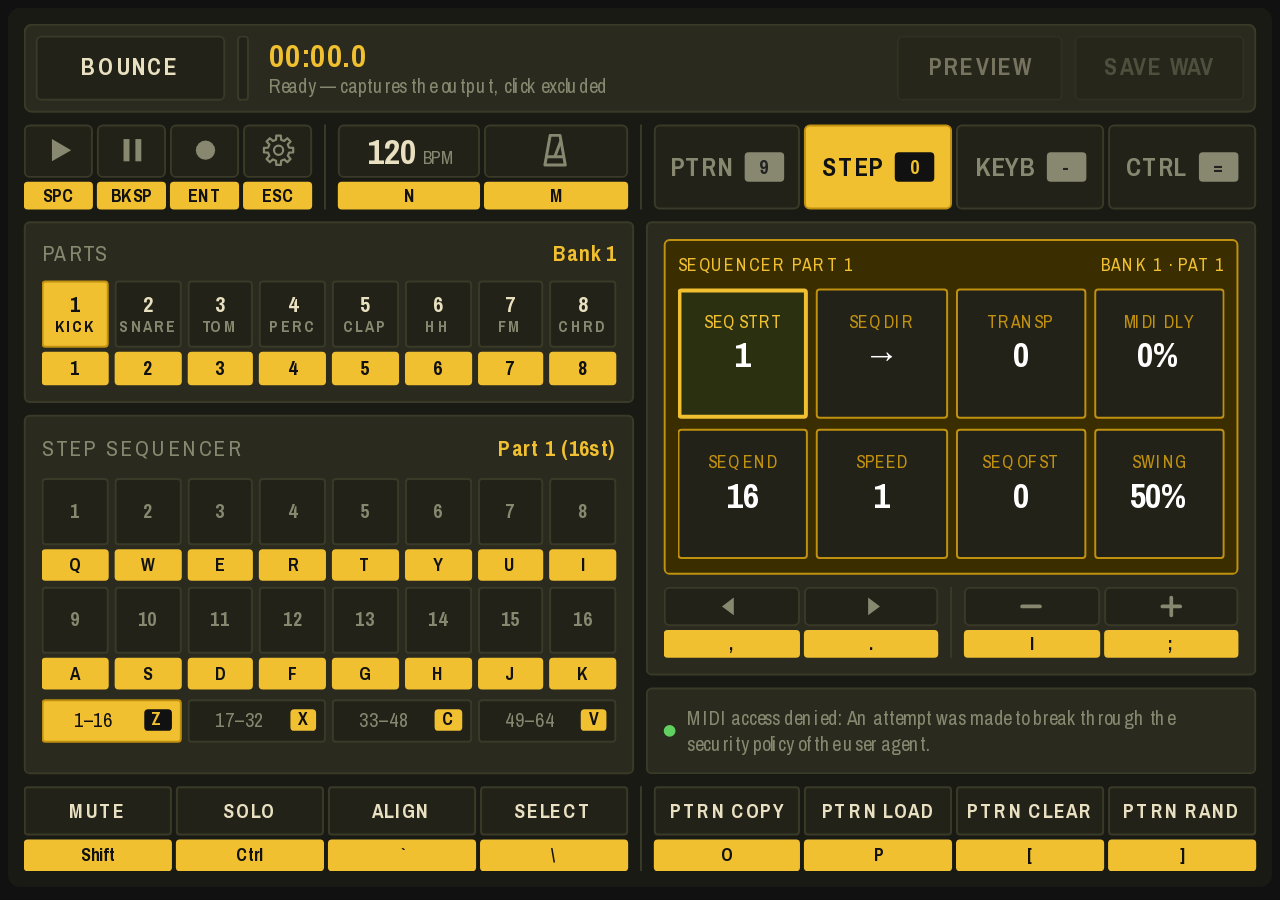
<file: index.html>
<!DOCTYPE html>
<html lang="en">
<head>
<meta charset="UTF-8">
<meta name="viewport" content="width=device-width, initial-scale=1.0">
<meta name="description"
content="defOult is a free browser-based drum machine and step sequencer inspired by classic hardware grooveboxes. Works on desktop, tablet and mobile.">
<title>defOult — drum machine & step sequencer</title>
<link rel="canonical" href="https://defoult.com/">
<!-- Google Search Console: verify with the "HTML tag" method — paste your token and uncomment:
<meta name="google-site-verification" content="PASTE_YOUR_TOKEN_HERE"> -->
<!-- ════════════════════════════════════════════════════════════════════
  PWA / INSTALLABLE APP
  Added to Home Screen (iOS) or installed (Chrome/Edge), the page launches in
  its own window with no address bar and no bottom toolbar — the same framing
  as the native build. iOS cannot be prompted for this, so a dismissible hint
  points at the Share menu; Chrome fires beforeinstallprompt and gets a real
  button. The status bar is TRANSLUCENT so the web view is always the full
  screen in both orientations — an opaque bar makes iOS resize the view on
  every rotation, and coming back to portrait it restores the bar WITHOUT
  shrinking the view, leaving the layout 20px too tall and scrollable. With a
  translucent bar the size never changes and the bar's height arrives as a
  safe-area inset, which the fit CSS turns into body padding.
  ════════════════════════════════════════════════════════════════════ -->
<link rel="manifest" href="manifest.webmanifest">
<meta name="theme-color" content="#1a1a14">
<meta name="mobile-web-app-capable" content="yes">
<meta name="apple-mobile-web-app-capable" content="yes">
<meta name="apple-mobile-web-app-status-bar-style" content="black-translucent">
<meta name="apple-mobile-web-app-title" content="defOult">
<link rel="apple-touch-icon" href="icons/icon-180.png">
<link rel="icon" type="image/png" sizes="32x32" href="icons/icon-32.png">
<link rel="icon" type="image/png" sizes="192x192" href="icons/icon-192.png">
<style>
  #pwa-hint,.pwa-chip{position:fixed;left:8px;bottom:8px;z-index:1000;display:none;align-items:center;gap:10px;
    max-width:min(300px,calc(100vw - 16px));padding:7px 9px;border-radius:5px;
    background:#2a2a1e;border:1px solid #3a3a28;box-shadow:0 2px 8px rgba(0,0,0,.55);
    font-family:'Helvetica Neue Condensed','Helvetica Neue','Archivo Narrow','Arial Narrow',Helvetica,Arial,sans-serif;}
  #pwa-hint.on,.pwa-chip.on{display:flex;}
  #pwa-hint .pwa-txt,.pwa-chip .pwa-txt{min-width:0;line-height:1.25;cursor:pointer;}
  #pwa-hint .pwa-main,.pwa-chip .pwa-main{font-size:11px;font-weight:bold;letter-spacing:.05em;color:#f0c030;white-space:nowrap;}
  #pwa-hint .pwa-sub,.pwa-chip .pwa-sub{font-size:9px;color:#888870;}
  #pwa-hint .pwa-x,.pwa-chip .pwa-x{flex:0 0 auto;width:20px;height:20px;border:1px solid #3a3a28;border-radius:3px;
    background:#222218;color:#888870;font-size:12px;line-height:1;cursor:pointer;padding:0;}
</style>
<script>
(function(){
  var STORE='defoult-install-hint';
  function pref(v){ try{ return v===undefined?localStorage.getItem(STORE):localStorage.setItem(STORE,v); }catch(e){ return null; } }
  var standalone=(window.matchMedia&&matchMedia('(display-mode: standalone)').matches)||navigator.standalone===true;

  // Service worker: http/https only, so a Capacitor WebView (capacitor://) or a
  // file:// copy never tries to register one. The worker is cache-first, so the
  // app runs fully offline and never re-downloads itself; a new build published
  // to the site installs in the background and waits — the ONLY thing that swaps
  // the running app to it is the "Update ready" chip below, on a tap.
  if('serviceWorker' in navigator && !window.Capacitor && /^https?:$/.test(location.protocol)){
    window.addEventListener('load',function(){
      navigator.serviceWorker.register('sw.js',{scope:'./'}).then(function(reg){
        // A worker reaching "installed" while one is already in control means a
        // NEW version is staged and waiting — offer to switch to it.
        function offerIfWaiting(sw){
          if(!sw) return;
          if(sw.state==='installed' && navigator.serviceWorker.controller){ showUpdateChip(); return; }
          sw.addEventListener('statechange',function(){
            if(sw.state==='installed' && navigator.serviceWorker.controller) showUpdateChip();
          });
        }
        offerIfWaiting(reg.waiting);
        reg.addEventListener('updatefound',function(){ offerIfWaiting(reg.installing); });
        // Nudge a fresh version check on launch (the browser also does this on
        // its own schedule; this just makes it prompt).
        try{ reg.update(); }catch(e){}
      }).catch(function(){});

      // When the new worker takes control after the user accepts, reload ONCE so
      // the fresh page is what renders.
      var reloading=false;
      navigator.serviceWorker.addEventListener('controllerchange',function(){
        if(reloading) return; reloading=true; location.reload();
      });
    });
  }
  // "Update ready" chip. Reuses the install-hint styling; a tap tells the
  // waiting worker to activate, which triggers the reload above. Never shown
  // more than once at a time. Independent of the install-hint dismissal.
  var _updChip=null;
  function showUpdateChip(){
    if(_updChip) return;
    _updChip=document.createElement('div');
    _updChip.className='pwa-chip'; _updChip.style.bottom='8px';
    _updChip.innerHTML='<div class="pwa-txt"><div class="pwa-main">↻ UPDATE READY</div>'
      +'<div class="pwa-sub">New version available — tap to reload.</div></div>'
      +'<button class="pwa-x" type="button" aria-label="Dismiss">×</button>';
    _updChip.querySelector('.pwa-txt').addEventListener('click',function(){
      navigator.serviceWorker.getRegistration().then(function(reg){
        var w=reg&&(reg.waiting||reg.installing);
        if(w) w.postMessage('skipWaiting');
      });
    });
    _updChip.querySelector('.pwa-x').addEventListener('click',function(e){ e.stopPropagation(); _updChip.remove(); _updChip=null; });
    (document.body||document.documentElement).appendChild(_updChip);
    _updChip.classList.add('on');
  }
  if(standalone || pref()==='off') return;    // already installed, or hint dismissed

  var deferred=null, chip=null;
  function build(main,sub,onGo){
    if(chip) return;
    chip=document.createElement('div');
    chip.id='pwa-hint';
    chip.innerHTML='<div class="pwa-txt"><div class="pwa-main"></div><div class="pwa-sub"></div></div>'
                 +'<button class="pwa-x" type="button" aria-label="Dismiss">\u00d7</button>';
    chip.querySelector('.pwa-main').textContent=main;
    chip.querySelector('.pwa-sub').textContent=sub;
    chip.querySelector('.pwa-x').addEventListener('click',function(e){ e.stopPropagation(); pref('off'); chip.remove(); });
    if(onGo) chip.querySelector('.pwa-txt').addEventListener('click',onGo);
    document.body.appendChild(chip);
    chip.classList.add('on');
  }
  function ready(fn){ if(document.body) fn(); else document.addEventListener('DOMContentLoaded',fn); }

  // Chrome / Edge: a real install button.
  window.addEventListener('beforeinstallprompt',function(e){
    e.preventDefault(); deferred=e;
    ready(function(){
      build('INSTALL APP','runs fullscreen, works offline',function(){
        if(!deferred) return;
        deferred.prompt();
        deferred.userChoice.then(function(){ deferred=null; if(chip) chip.remove(); });
      });
    });
  });
  window.addEventListener('appinstalled',function(){ pref('off'); if(chip) chip.remove(); });

  // iOS Safari can't be prompted — point at the Share menu instead. Note the
  // storage caveat: a home-screen app gets its own sandbox on iOS, so patterns
  // saved in the Safari tab do not follow it across.
  var iOS=/iP(hone|od|ad)/.test(navigator.platform)||(navigator.maxTouchPoints>1&&/Mac/.test(navigator.platform));
  var safari=/WebKit/.test(navigator.userAgent)&&!/CriOS|FxiOS|EdgiOS|OPiOS/.test(navigator.userAgent);
  if(iOS&&safari){
    setTimeout(function(){ ready(function(){
      build('\u2191 ADD TO HOME SCREEN','Share menu \u2192 fullscreen. Patterns save separately.',null);
    }); },2000);
  }
})();

/* ════════════════════════════════════════════════════════════════════
   PWA FIT-TO-SCREEN — standalone launches only.
   Installed to the home screen there is no address bar and no bottom
   toolbar, so the viewport is FIXED — which is the one condition the app's
   fit engine needs. Under those conditions we can reproduce the packaged
   app exactly: the whole UI uniformly scaled to the safe-area viewport,
   nothing scrolling, in either orientation.
   In an ordinary browser tab none of this runs. Safari's toolbars grow and
   shrink the viewport as you scroll, so a fit computed now is wrong a
   moment later; tab visitors keep today's reflow-and-scroll layout.
   ════════════════════════════════════════════════════════════════════ */
(function(){
  var standalone=(window.matchMedia&&matchMedia('(display-mode: standalone)').matches)||navigator.standalone===true;
  if(!standalone) return;
  document.documentElement.classList.add('pwa-standalone');
  if(/iP(hone|od|ad)/.test(navigator.platform)||(navigator.maxTouchPoints>1&&/Mac/.test(navigator.platform)))
    document.documentElement.classList.add('pwa-ios');

  // env(safe-area-inset-*) reads 0 without this, and the status bar is
  // translucent in standalone — so the insets are what keep the UI clear of
  // the island/notch and the home bar. Set here rather than in the static
  // meta so a browser tab is never laid out edge-to-edge.
  var vp=document.querySelector('meta[name=viewport]');
  if(vp&&!/viewport-fit/.test(vp.content)) vp.content=vp.content+', viewport-fit=cover';

  var st=document.createElement('style');
  st.id='pwa-fit-css';
  st.textContent="\n/* Fit the whole UI on one screen with NO scrolling, in every orientation —\n   fit-screen.js scales #seq-root to the safe-area viewport, these rules make\n   that deterministic and guarantee nothing scrolls. */\nhtml,body{overflow:hidden!important;height:100%!important;}\n/* overflow:hidden alone does not stop iOS rubber-banding, and if the scaled box\n   ever ends up a few px over the viewport the document becomes scrollable.\n   Taking <body> out of flow pins it to the viewport, so there is nothing to\n   scroll no matter what the fit produces. */\nbody{position:fixed!important;top:0!important;right:0!important;bottom:0!important;left:0!important;}\n/* <body> is a centered flex item, so it shrink-wraps to its content width;\n   with overflow:hidden that clips the scaled layer to a narrow box. Span the\n   full viewport so the clip sits at the screen edges. */\nbody{width:100%!important;min-width:100%!important;}\n/* Fixed app UI: no pinch-zoom, no double-tap zoom. */\nhtml,body{touch-action:pan-x pan-y!important;}\n/* #scale-wrap is a flex container and the fitter sizes it to the SCALED box,\n   so #seq-root — a shrinkable flex item — was being squeezed below the design\n   width the solver had just set (measured 453px against a requested 644px).\n   That fed back into the next solve and landscape settled ~54% of the screen\n   wide, with black bars either side. Take the root out of flex sizing so its\n   width is exactly what the solver asked for. */\n#seq-root{flex:0 0 auto!important;}\n@supports (padding: max(0px)){\n  /* Portrait on iOS always has a status bar overlaying the translucent-bar\n     web view; some older builds report inset-top as 0 there, so floor it. */\n  @media (orientation:portrait){\n    html.pwa-ios body{padding-top:max(env(safe-area-inset-top,0px),20px)!important;}\n  }\n  /* Full-bleed: pad ONLY where a hardware inset exists (island/notch/home bar).\n     Non-zero only because the standalone launch adds viewport-fit=cover. */\n  body{\n    padding-top:env(safe-area-inset-top,0px)!important;\n    padding-right:env(safe-area-inset-right,0px)!important;\n    padding-bottom:env(safe-area-inset-bottom,0px)!important;\n    padding-left:env(safe-area-inset-left,0px)!important;\n  }\n}\n/* The fitted portrait layout solves a ~280px design width, which squeezed the\n   BOUNCE bar's running timer down to two characters (\"00:\"). Trim the bar's\n   labels a notch and let the PREVIEW slot size to its own text — the whole\n   layout is scaled back up afterwards, so nothing reads smaller on screen. */\nbody.portrait .rec-bar .rec-btn,\nbody.portrait .rec-bar .rec-prev,\nbody.portrait .rec-bar .rec-save{font-size:10px!important;}\nbody.portrait #rec-preview-label{min-width:0!important;}\n/* Landscape on short (phone) screens: drop the section headers and keyboard\n   hints, square up the pads, and give the layout a wide design width so the\n   scaler fills the screen in BOTH dimensions instead of leaving side bars. */\n@media (orientation:landscape) and (max-height:600px){\n  #parts-panel-header,.step-panel-header{display:none!important;}\n  .tport-top-kbd,.kbdkey,.part-kbd,.step-kbd,.rkbd,.ctrl-kbd{display:none!important;}\n  #seq-root{width:1024px!important;max-width:none!important;}\n  .step-pad,.part-num{aspect-ratio:1!important;height:auto!important;min-height:0!important;}\n  #step-panel{display:flex!important;flex-direction:column!important;justify-content:flex-start!important;gap:8px!important;}\n  #step-panel .step-grid{flex:0 0 auto!important;}\n  #step-panel .step-range-bar{flex:1 1 auto!important;min-height:40px!important;margin-top:0!important;}\n  .range-btn{font-size:12px!important;}\n  .seq-top-bar .tport-top-pad{min-height:44px!important;}\n  .mode-tab{min-height:44px!important;}\n  #action-btn-row .ctrl-btn{min-height:58px!important;display:flex!important;flex-direction:column!important;align-items:stretch!important;justify-content:center!important;}\n  #action-btn-row .ctrl-val{flex:1 1 auto!important;display:flex!important;align-items:center!important;justify-content:center!important;height:auto!important;}\n  #tempo-pad{align-items:center!important;}\n  #tempo-pad .tempo-top-unit{transform:translateY(3px);}\n}";
  (document.head||document.documentElement).appendChild(st);

  // The app's own fit engine, unchanged — see web-overlay/fit-screen.js.
  /*
   * fit-screen.js — makes the whole UI fit on one screen with no scrolling, in
   * every orientation. Overrides the app's applyAppScale (which skips scaling in
   * portrait and lets short landscape scroll) with a uniform fit-to-viewport
   * scale that respects the Dynamic Island / notch safe area (read from <body>'s
   * env() padding). appScale is write-only in the app, so taps stay correct —
   * the browser maps pointer events through the CSS transform.
   *
   * Injected before </body> (repo untouched), so it runs after the app defines
   * applyAppScale.
   */
  (function () {
    'use strict';

    var raf = null;

    function fit() {
      var root = document.getElementById('seq-root');
      var wrap = document.getElementById('scale-wrap');
      if (!root || !wrap) return;

      // Available area = layout viewport minus the safe-area insets, which the
      // app applies as <body> padding (see safe-area.css).
      var de = document.documentElement;
      var cs = getComputedStyle(document.body);
      var padL = parseFloat(cs.paddingLeft) || 0;
      var padR = parseFloat(cs.paddingRight) || 0;
      var padT = parseFloat(cs.paddingTop) || 0;
      var padB = parseFloat(cs.paddingBottom) || 0;

      var availW = de.clientWidth - padL - padR;
      var availH = de.clientHeight - padT - padB;
      if (availW < 1 || availH < 1) return;

      // Phones: SOLVE the design width so the layout's aspect matches the
      // screen's and the scaled UI fills BOTH dimensions (no dead bands).
      // Height depends on width (square pads), so iterate to the fixed point.
      var mq = function (q) { return window.matchMedia && window.matchMedia(q).matches; };
      var landscape = mq('(orientation: landscape)');
      // Any touch device (phone AND tablet) gets the fill treatment. The
      // phone-only compact CSS stays gated by its own media queries.
      var isTouchDevice = (typeof window.isMobileMode === 'function')
        ? window.isMobileMode()
        : (mq('(pointer: coarse)') && !mq('(hover: hover)'));
      if (isTouchDevice) {
        var loW = landscape ? 500 : 280;
        var hiW = landscape ? 1600 : 1400;
        var landscapePhone = landscape;
        // Solve-and-FREEZE per viewport size: reading offsetHeight after setting
        // width forces a synchronous reflow, so the fixed-point loop converges
        // within this single call. Re-solving on every ResizeObserver tick made
        // portrait oscillate between two widths (visible flicker) — so once a
        // width is solved for this viewport, reuse it until the viewport changes
        // or things go quiet for a while.
        var key = availW + 'x' + availH + (landscapePhone ? 'l' : 'p');
        var now = Date.now();
        if (fit._key !== key || now - fit._t > 1500) { fit._key = key; fit._n = 0; }
        fit._t = now;
        if (fit._n < 3) {
          // Deterministic solve: seed from the stylesheet width every time.
          // Starting from the previous orientation's width converges to a
          // slightly different fixed point (e.g. the BOUNCE bar wrapping to two
          // rows only after a rotation round-trip).
          if (fit._n === 0) root.style.removeProperty('width');
          fit._n++;
          for (var i = 0; i < 9; i++) {
            var h = root.offsetHeight || 1;
            var w = root.offsetWidth || 1024;
            var desiredW = Math.max(loW, Math.min(hiW, h * (availW / availH)));
            if (Math.abs(desiredW - w) < 2) break;   // tight: residual ≲1px bands
            // Damped step — halves any oscillation instead of amplifying it.
            var stepW = (w + desiredW) / 2;
            // Inline !important beats the stylesheet's width!important rules.
            root.style.setProperty('width', stepW + 'px', 'important');
          }
          fit._w = root.offsetWidth;
        } else if (fit._w && Math.abs(root.offsetWidth - fit._w) > 1) {
          root.style.setProperty('width', fit._w + 'px', 'important');
        }
      } else {
        root.style.removeProperty('width');
        fit._key = '';
      }

      // Compact landscape: keep pads at least SQUARE and stop the page-button
      // bar from hoarding leftover height. aspect-ratio does this in CSS on
      // modern WebKit, but iOS ≤14 lacks it (pads collapsed to 44px and the
      // flex:1 range bar ballooned — seen in AUM's short plugin strip). Compute
      // the sizes here instead; runs before the natural-size measurement so the
      // scale accounts for them.
      if (!fit._padStyle) {
        fit._padStyle = document.createElement('style');
        (document.head || document.documentElement).appendChild(fit._padStyle);
      }
      if (mq('(orientation: landscape) and (max-height: 600px)')) {
        var samplePad = document.querySelector('.step-pad');
        var samplePart = document.querySelector('.part-num');
        var css = '';
        var noAspect = !(window.CSS && CSS.supports && CSS.supports('aspect-ratio', '1 / 1'));
        if (noAspect && samplePad && samplePad.offsetWidth > 10) {
          css += '.step-pad{height:' + samplePad.offsetWidth + 'px!important;min-height:0!important;}';
        }
        if (noAspect && samplePart && samplePart.offsetWidth > 10) {
          css += '.part-num{height:' + samplePart.offsetWidth + 'px!important;min-height:0!important;}';
        }
        if (samplePad && samplePad.offsetWidth > 10) {
          css += '#step-panel .step-range-bar{max-height:' + Math.round(samplePad.offsetWidth * 1.35) + 'px!important;}';
        }
        if (fit._padStyle.textContent !== css) fit._padStyle.textContent = css;
      } else if (fit._padStyle.textContent) {
        fit._padStyle.textContent = '';
      }

      // FONT FLOOR: deep downscales (extreme plugin-window aspects solve to a
      // very wide design → scale ~0.4) render the app's fixed-px fonts
      // unreadably small. Boost every stylesheet font-size inversely to the
      // scale (capped), regenerated from the app's own rules. Uses the PREVIOUS
      // fit's scale — converges across fits via the ResizeObserver.
      if (!fit._fontRules) {
        fit._fontRules = [];
        try {
          for (var si = 0; si < document.styleSheets.length; si++) {
            var rules; try { rules = document.styleSheets[si].cssRules; } catch (e) { continue; }
            (function walk(list) {
              for (var ri = 0; ri < list.length; ri++) {
                var r = list[ri];
                if (r.cssRules) { walk(r.cssRules); continue; }
                if (r.selectorText && r.style && /px$/.test(r.style.fontSize || '')) {
                  fit._fontRules.push([r.selectorText, parseFloat(r.style.fontSize)]);
                }
              }
            })(rules);
          }
        } catch (e) {}
        fit._fontStyle = document.createElement('style');
        (document.head || document.documentElement).appendChild(fit._fontStyle);
        fit._fontBoost = 1;
      }
      if (mq('(orientation: landscape) and (max-height: 600px)') && fit._lastScale) {
        var boost = Math.min(2.2, Math.max(1, 0.8 / fit._lastScale));
        boost = Math.round(boost * 20) / 20;                 // quantize: no churn
        if (Math.abs(boost - fit._fontBoost) >= 0.1) {
          fit._fontBoost = boost;
          fit._fontStyle.textContent = (boost === 1) ? '' :
            fit._fontRules.map(function (fr) {
              return fr[0] + '{font-size:' + Math.round(fr[1] * boost) + 'px !important;}';
            }).join('\n');
        }
      } else if (fit._fontBoost !== 1) {
        fit._fontBoost = 1;
        fit._fontStyle.textContent = '';
      }

      // Natural (layout) size — offsetWidth/Height ignore the CSS transform.
      var naturalW = root.offsetWidth || 640;
      var naturalH = root.offsetHeight || 1;

      var scaleW = availW / naturalW;
      var scale = Math.min(scaleW, availH / naturalH);
      // Snap to a slight width OVERSCAN (+1px per side) when nearly width-limited:
      // an exact-fill edge rasterizes as a half-pixel black hairline on older
      // WebKit; the overscanned pixel is the app's own padding, so nothing
      // visible is lost. Extra height is clipped harmlessly.
      var scaleOver = (availW + 2) / naturalW;
      if (scaleW >= scale && (naturalH * scaleOver) - availH <= 8) scale = scaleOver;
      scale = Math.max(0.2, Math.min(3, scale));
      fit._lastScale = scale;   // next fit's font-floor input

      // iOS ≤14 compositor bug: a scaled layer with transform-origin "top center"
      // paints anchored at the element's layout LEFT edge instead (confirmed via
      // device screenshot vs DOM on iPadOS 14.8 — content shifted right by the
      // layout offset and clipped). Old WebKit is detected via missing
      // aspect-ratio support. There: use origin "top left" (no origin math for
      // the compositor to get wrong) and center with an explicit translateX
      // derived from measured geometry.
      var oldWebKit = !(window.CSS && CSS.supports && CSS.supports('aspect-ratio', '1 / 1'));
      if (oldWebKit) {
        root.style.transform = 'none';
        var L0 = root.getBoundingClientRect().left;   // untransformed layout left
        var targetL = (de.clientWidth - naturalW * scale) / 2;
        root.style.transformOrigin = 'top left';
        root.style.transform = 'translateX(' + (targetL - L0) + 'px) scale(' + scale + ')';
        root.style.willChange = 'auto';
      } else {
        root.style.transform = 'scale(' + scale + ')';
        root.style.transformOrigin = 'top center';
        root.style.willChange = 'transform';
      }
      // Reserve the scaled box so the flex layout centers it correctly.
      wrap.style.width = (naturalW * scale) + 'px';
      wrap.style.height = (naturalH * scale) + 'px';
      try { window.appScale = scale; } catch (e) {}
    }

    function schedule() {
      if (raf) cancelAnimationFrame(raf);
      raf = requestAnimationFrame(function () { raf = null; fit(); });
    }

    function install() {
      // Block pinch-zoom: WKWebView doesn't reliably honor user-scalable=no,
      // but preventing iOS's proprietary gesture events does the job. Double-tap
      // zoom is handled by touch-action in safe-area.css.
      var block = function (e) { e.preventDefault(); };
      document.addEventListener('gesturestart', block, { passive: false });
      document.addEventListener('gesturechange', block, { passive: false });
      document.addEventListener('gestureend', block, { passive: false });

      // Take over the app's scaler so refreshLayout() fits in ALL orientations.
      try { window.applyAppScale = fit; } catch (e) {}

      // The app only auto-enables its stacked portrait layout below 640px width,
      // so an iPad in portrait stays in the desktop arrangement. On any touch
      // device, portrait orientation should mean the portrait layout.
      try {
        if (typeof window.isPortraitAuto === 'function' && typeof window.isMobileMode === 'function') {
          window.isPortraitAuto = function () {
            var portrait = window.matchMedia && window.matchMedia('(orientation:portrait)').matches;
            return window.isMobileMode() && portrait;
          };
        }
      } catch (e) {}

      // Old WebKit (iOS ≤14) can keep compositing the scaled layer with the
      // PREVIOUS orientation's geometry after rotation — layout reads fine but
      // the paint is shifted/cropped. Tearing the transform down for one frame
      // forces the compositor to rebuild the layer with fresh geometry.
      var resetThenFit = function () {
        var r = document.getElementById('seq-root');
        var w = document.getElementById('scale-wrap');
        if (r) { r.style.transform = 'none'; r.style.removeProperty('width'); }
        if (w) { w.style.width = ''; w.style.height = ''; }
        fit._key = '';                 // viewport changed: allow a fresh solve
        requestAnimationFrame(function () {
          if (typeof window.refreshLayout === 'function') { try { window.refreshLayout(); } catch (e) { schedule(); } }
          else schedule();
        });
        setTimeout(schedule, 200);
        setTimeout(schedule, 500);
      };

      window.addEventListener('resize', schedule, { passive: true });
      window.addEventListener('orientationchange', resetThenFit);
      if (window.visualViewport) {
        window.visualViewport.addEventListener('resize', schedule, { passive: true });
      }
      if (window.matchMedia) {
        var mq = window.matchMedia('(orientation: portrait)');
        if (mq.addEventListener) mq.addEventListener('change', resetThenFit);
        else if (mq.addListener) mq.addListener(resetThenFit);
      }
      // Re-fit when the app's content size changes (mode switch, sound engine
      // expand, bank/part swaps, etc.). Root width is fixed, so this can't loop.
      var root = document.getElementById('seq-root');
      if (root && window.ResizeObserver) {
        new ResizeObserver(schedule).observe(root);
      }

      // The app ran its initial applyPortrait() BEFORE this script loaded, using
      // its original isPortraitAuto — so the portrait-flip override above hasn't
      // been applied yet (an iPad in portrait would stay in the desktop layout
      // until the first rotation). Re-run the app's full layout pass, not just
      // our scaler.
      var relayout = function () {
        if (typeof window.refreshLayout === 'function') { try { window.refreshLayout(); return; } catch (e) {} }
        schedule();
      };
      relayout();
      setTimeout(relayout, 200);
      setTimeout(relayout, 600);
      window.addEventListener('load', function () { relayout(); setTimeout(relayout, 300); });
    }

    // Mode tabs (PTRN/STEP/KEYB/CTRL): the app pins them to a fixed pixel width
    // measured from a bottom-row button (desktop alignment). At unusual aspect
    // ratios (e.g. AUv3 plugin windows) the fixed widths overflow and CTRL gets
    // clipped. Make them fluid like the action buttons — always fits.
    (function () {
      var fluidTabs = function () {
        ['tab-pat', 'tab-step', 'tab-key', 'tab-ctrl'].forEach(function (id) {
          var el = document.getElementById(id);
          if (el) el.style.flex = '1 1 0';
        });
      };
      var tries = 0;
      var timer = setInterval(function () {
        if (typeof window.syncModeTabWidths === 'function') {
          clearInterval(timer);
          window.syncModeTabWidths = fluidTabs;
          fluidTabs();
        } else if (++tries > 100) { clearInterval(timer); fluidTabs(); }
      }, 100);
    })();

    // Coalesce dot blinks to ~5Hz everywhere (standalone + plugin): each blink
    // is a class toggle + repaint that competes with the audio scheduler on old
    // devices. The eye can't follow faster blinking anyway.
    (function () {
      var lastFlash = {};
      var tries = 0;
      var timer = setInterval(function () {
        if (typeof window.queueVisualAdd === 'function') {
          clearInterval(timer);
          var orig = window.queueVisualAdd;
          window.queueVisualAdd = function (at, elId, cls, durSec, pri) {
            if (cls === 'dot-flash') {
              var t = performance.now();
              if (t - (lastFlash[elId] || 0) < 190) return;
              lastFlash[elId] = t;
            }
            return orig.apply(this, arguments);
          };
        } else if (++tries > 100) { clearInterval(timer); }
      }, 100);
    })();

    if (document.getElementById('seq-root')) {
      install();
    } else if (document.readyState === 'loading') {
      window.addEventListener('DOMContentLoaded', install);
    } else {
      install();
    }
  })();


  /* Height clamp — the "rotate away and back and it's taller" fix.
     Two things leave the scaled box slightly over the viewport:
       • the fitter deliberately overscans, accepting up to 8px of vertical
         bleed to avoid a half-pixel hairline at the width edges;
       • iOS reports the PREVIOUS orientation's safe-area insets for a frame or
         two after a rotation, so a fit that runs in that window computes its
         available height from insets that no longer apply.
     Neither shows up on a first load — only after an orientation round-trip,
     which is exactly the reported symptom. Re-check after every fit and scale
     down the last few percent if the box overhangs. Cheap: it only reads, and
     only writes when there is genuine overflow. */
  function clampHeight(){
    var root=document.getElementById('seq-root'), wrap=document.getElementById('scale-wrap');
    if(!root||!wrap) return;
    var de=document.documentElement, cs=getComputedStyle(document.body);
    var availH=de.clientHeight-(parseFloat(cs.paddingTop)||0)-(parseFloat(cs.paddingBottom)||0);
    var natH=root.offsetHeight||1, natW=root.offsetWidth||1;
    if(availH<1) return;
    var curH=parseFloat(wrap.style.height)||(natH*(window.appScale||1));
    if(curH<=availH+0.5) return;                    // already fits
    var scale=availH/natH;
    var t=root.style.transform||'';
    // Old WebKit gets 'translateX(..) scale(..)' — keep the translate, retune
    // the scale only.
    root.style.transform=/translateX/.test(t)&&/scale\(/.test(t)
      ? t.replace(/scale\([^)]*\)/,'scale('+scale+')')
      : 'scale('+scale+')';
    wrap.style.width=(natW*scale)+'px';
    wrap.style.height=(natH*scale)+'px';
    try{ window.appScale=scale; }catch(e){}
  }
  // Watch the box the fitter reserves rather than trying to land a frame behind
  // it. The fitter runs both on its own rAF and synchronously from
  // refreshLayout(), so no timer or frame ordering catches every pass — but a
  // style mutation on #scale-wrap IS the fit finishing, whichever path ran.
  // Our own correction re-enters the observer exactly once and then returns
  // early (it fits by then), so this settles immediately.
  function attachClamp(){
    var wrap=document.getElementById('scale-wrap');
    if(!wrap) return;
    if(window.MutationObserver)
      new MutationObserver(function(){ clampHeight(); })
        .observe(wrap,{attributes:true,attributeFilter:['style']});
    clampHeight();
  }
  if(document.readyState==='loading') document.addEventListener('DOMContentLoaded',attachClamp);
  else attachClamp();
  window.addEventListener('resize',function(){ clampHeight(); },{passive:true});
  if(window.visualViewport) window.visualViewport.addEventListener('resize',function(){ clampHeight(); },{passive:true});
  window.addEventListener('orientationchange',function(){
    // iOS settles its insets and viewport metrics over several hundred ms after
    // the rotation animation. Re-FIT (not just clamp) each time: coming back to
    // portrait the status bar reappears and the usable height shrinks by its
    // height, and a fit that ran a moment earlier sized the layout for a screen
    // with no bar — the exact "rotate away and back and it scrolls" case.
    var refit=function(){
      try{ if(typeof window.applyAppScale==='function') window.applyAppScale(); }catch(e){}
      clampHeight();
    };
    setTimeout(refit,250); setTimeout(refit,600); setTimeout(refit,1100);
  });
  // Last line of defence. A safe-area inset can change with no event of any
  // kind, and then nothing writes to #scale-wrap for the observer to catch —
  // the box simply stays too tall. A 1Hz check is a few DOM reads and only
  // writes when there is real overhang, so the worst case self-heals in a
  // second instead of lasting until the next rotation.
  setInterval(clampHeight,1000);
})();

/* ════════════════════════════════════════════════════════════════════
   SILENT-MODE REMINDER — iOS only, first play only.
   The ringer switch mutes Web Audio in Safari and in an installed PWA
   alike, and nothing in the platform reports its position. So: a one-off
   nudge the first time transport starts, dismissible for good, and it
   stacks above the install chip if that one is still on screen.
   ════════════════════════════════════════════════════════════════════ */
(function(){
  var STORE='defoult-silent-hint';
  function pref(v){ try{ return v===undefined?localStorage.getItem(STORE):localStorage.setItem(STORE,v); }catch(e){ return null; } }
  var iOS=/iP(hone|od|ad)/.test(navigator.platform)||(navigator.maxTouchPoints>1&&/Mac/.test(navigator.platform));
  if(!iOS || pref()==='off') return;

  var shown=false, chip=null, hideT=null;
  function show(){
    if(shown||pref()==='off') return;
    shown=true;
    chip=document.createElement('div');
    chip.id='silent-hint';
    chip.className='pwa-chip';
    // Sit above the install chip when both are up.
    chip.style.bottom=document.getElementById('pwa-hint')?'60px':'8px';
    chip.innerHTML='<div class="pwa-txt"><div class="pwa-main"></div><div class="pwa-sub"></div></div>'
                 +'<button class="pwa-x" type="button" aria-label="Dismiss">\u00d7</button>';
    chip.querySelector('.pwa-main').textContent='\ud83d\udd07 NO SOUND?';
    chip.querySelector('.pwa-sub').textContent='Switch the phone out of Silent Mode.';
    chip.querySelector('.pwa-x').addEventListener('click',function(e){ e.stopPropagation(); pref('off'); close(); });
    document.body.appendChild(chip);
    chip.classList.add('on');
    // It is a reminder, not a dialog — get out of the way on its own. Only the
    // × silences it permanently.
    hideT=setTimeout(close,9000);
  }
  function close(){ if(hideT){clearTimeout(hideT);hideT=null;} if(chip){chip.remove();chip=null;} }

  // Fire on the first transport start. The app's `playing` flag is a top-level
  // `let`, so it is not reachable from here — hook the two things that start
  // playback instead: the transport button and its Space shortcut.
  function arm(){ setTimeout(show,500); }
  function watch(){
    var btn=document.getElementById('btn-play');
    if(btn){
      btn.addEventListener('click',arm);
      btn.addEventListener('touchstart',arm,{passive:true});
    }
    document.addEventListener('keydown',function(e){ if(e.code==='Space') arm(); });
  }
  if(document.body) watch(); else document.addEventListener('DOMContentLoaded',watch);
})();
</script>
<!-- ════════════════════════════════════════════════════════════════════
  HOW TO NAVIGATE THIS FILE
  One file, three layers:
    1. the style block  — CSS, grouped under "CSS §N · …" banners
    2. the body markup  — one comment per major block
    3. the script block — the app, split into numbered sections ("§07 · …")
  The script opens with an ARCHITECTURE OVERVIEW and a full TABLE OF
  CONTENTS. Ctrl+F any §-number (e.g. "§40") to jump straight to it.
  The SOUND ENGINE block is fenced (╔═╗ box) — do not edit inside it.
  ════════════════════════════════════════════════════════════════════ -->
<!-- SELF-HOSTED FONT — Archivo Narrow (SIL OFL 1.1), latin + latin-ext woff2
  subsets inlined as data URIs. No Google Fonts request, so the page renders
  identically offline and in the packaged app; the CSS stack still falls back to
  the platform condensed faces if this ever fails to decode. -->
<style>
@font-face{font-family:'Archivo Narrow';font-style:normal;font-weight:400 700;font-display:swap;
  src:url([data-uri]) format('woff2');
  unicode-range:U+0000-00FF, U+0131, U+0152-0153, U+02BB-02BC, U+02C6, U+02DA, U+02DC, U+0304, U+0308, U+0329, U+2000-206F, U+20AC, U+2122, U+2191, U+2193, U+2212, U+2215, U+FEFF, U+FFFD;}
@font-face{font-family:'Archivo Narrow';font-style:normal;font-weight:400 700;font-display:swap;
  src:url([data-uri]) format('woff2');
  unicode-range:U+0100-02BA, U+02BD-02C5, U+02C7-02CC, U+02CE-02D7, U+02DD-02FF, U+0304, U+0308, U+0329, U+1D00-1DBF, U+1E00-1E9F, U+1EF2-1EFF, U+2020, U+20A0-20AB, U+20AD-20C0, U+2113, U+2C60-2C7F, U+A720-A7FF;}
</style>
<link rel="stylesheet" href="app.css">

<style id="web-perf-2026-07">
.step-pad.cued{background:#e05252!important;border-color:#b03030!important;color:#111!important;}
.part-num.cued{background:#e05252!important;border-color:#b03030!important;color:#111!important;}
/* Audio-pop fixes found while building the iOS app (2026-07-12):
   (a) persistent containers get their own compositing layers so blinking
   dots / playhead / metronome repaint a small region instead of the whole
   page (repaint bursts starve Web Audio on 2-core devices);
   (b) on touch devices, state-change transitions (incl. animated box-shadow)
   cost ~6 frames of paint each — snap instead of fade. Desktop keeps fades. */
.step-grid,.parts-grid,.smd-grid,.step-range-bar,.seq-top-bar,.rec-bar,#status-panel,#se-body,.midi-config-bar{transform:translateZ(0);}
.part-num.has-steps::after,.step-pad.has-data::after,.step-pad.dot-flash::after{transition:none!important;}
@media (pointer: coarse){
  *,*::before,*::after{transition:none!important;animation:none!important;}
  *{-webkit-tap-highlight-color:rgba(0,0,0,0)!important;}
}
</style>
<script src="sample-persist.js"></script>
</head>
<body>
<button id="view-toggle" title="Toggle portrait / wide layout">Portrait</button>
<div id="scale-wrap">
<div id="seq-root">
  <!-- ── Audio recorder row (top of everything) ──────────────────────────
       Records the full sound-engine output — all 8 parts, panning, the
       reverb/delay sends and the master FX — but NOT the metronome click
       (the click bypasses the master chain straight to the output). The take
       is saved to disk as a 16-bit stereo WAV file. -->
  <div class="rec-bar" id="rec-bar">
    <div class="rec-btn" id="rec-toggle" title="Bounce the full sound-engine output to a WAV file (no metronome click)">
      <span id="rec-toggle-label">BOUNCE</span>
    </div>
    <div class="rec-level"><div class="rec-level-fill" id="rec-level-fill"></div></div>
    <div class="rec-meta">
      <span class="rec-time" id="rec-time">00:00.0</span>
      <span class="rec-status" id="rec-status">Ready — captures the output, click excluded</span>
    </div>
    <div class="rec-prev disabled" id="rec-preview" title="Preview the last take (no save needed)">
      <span id="rec-preview-label">PREVIEW</span>
    </div>
    <div class="rec-save disabled" id="rec-save" title="Save the last take as a WAV file">
      <span>SAVE WAV</span>
    </div>
  </div>

  <!-- ══ TOP BAR — transport pads (play/pause/stop/rec/metro), tempo, mode tabs ══ -->
  <div class="seq-top-bar">
    <div class="topbar-left-half" style="display:flex;align-items:stretch;gap:2px;flex:1;">
    <div style="display:flex;gap:2px;align-items:stretch;flex:1;">
      <div class="tport-top-btn" id="btn-play"><div class="tport-top-pad" id="pad-play"><svg viewBox="0 0 24 24" width="18" height="18" fill="currentColor" aria-label="Play"><path d="M7 4.5v15l13-7.5z"></path></svg></div><div class="tport-top-kbd">SPC</div></div>
      <div class="tport-top-btn" id="btn-stop"><div class="tport-top-pad" id="pad-pause"><svg viewBox="0 0 24 24" width="18" height="18" fill="currentColor" aria-label="Pause"><rect x="6" y="4.5" width="4" height="15"></rect><rect x="14" y="4.5" width="4" height="15"></rect></svg></div><div class="tport-top-kbd">BKSP</div></div>
      <div class="tport-top-btn" id="btn-record"><div class="tport-top-pad" id="pad-record"><svg viewBox="0 0 24 24" width="18" height="18" fill="currentColor" aria-label="Record"><circle cx="12" cy="12" r="6.5"></circle></svg></div><div class="tport-top-kbd">ENT</div></div>
      <div class="tport-top-btn" id="btn-settings" data-pressable="1"><div class="tport-top-pad" id="pad-settings"><svg viewBox="0 0 24 24" width="18" height="18" fill="none" stroke="currentColor" stroke-width="1.5" stroke-linejoin="round" stroke-linecap="round" aria-label="Settings"><path d="M 19.10 10.30 L 21.88 10.44 L 21.88 13.56 L 19.10 13.70 L 18.22 15.81 L 20.09 17.88 L 17.88 20.09 L 15.81 18.22 L 13.70 19.10 L 13.56 21.88 L 10.44 21.88 L 10.30 19.10 L 8.19 18.22 L 6.12 20.09 L 3.91 17.88 L 5.78 15.81 L 4.90 13.70 L 2.12 13.56 L 2.12 10.44 L 4.90 10.30 L 5.78 8.19 L 3.91 6.12 L 6.12 3.91 L 8.19 5.78 L 10.30 4.90 L 10.44 2.12 L 13.56 2.12 L 13.70 4.90 L 15.81 5.78 L 17.88 3.91 L 20.09 6.12 L 18.22 8.19 Z"></path><circle cx="12" cy="12" r="3.1"></circle></svg></div><div class="tport-top-kbd">ESC</div></div>
    </div>
    <div class="top-bar-sep"></div>
    <div style="flex:1;display:flex;align-items:stretch;gap:2px;">
      <div class="tport-top-btn" id="tempo-box" style="flex:1;cursor:ew-resize;" title="Drag left/right to set tempo (or hold N + drag)">
        <div class="tport-top-pad" id="tempo-pad" style="flex-direction:row;gap:4px;align-items:baseline;justify-content:center;">
          <span class="tempo-top-val" id="tempo-display">120</span>
          <span class="tempo-top-unit">BPM</span>
        </div>
        <div class="tport-top-kbd">N</div>
      </div>
      <div class="tport-top-btn" id="btn-metro" data-pressable="1" style="flex:1;"><div class="tport-top-pad" id="pad-metro"><svg viewBox="0 0 24 24" width="20" height="20" fill="none" stroke="currentColor" stroke-width="1.8" stroke-linecap="round" stroke-linejoin="round" aria-label="Metronome"><path d="M9 3h6l3.2 18H5.8L9 3z"></path><line x1="7" y1="16" x2="17" y2="16"></line><line x1="12" y1="15.5" x2="15.5" y2="6.5"></line></svg></div><div class="tport-top-kbd">M</div></div>
    </div>
    </div>
    <div class="top-bar-sep"></div>
    <div class="mode-tabs-group">
    <div class="mode-tab" id="tab-pat" onclick="setMode('pat')"><span>PTRN</span><span class="kbdkey">9</span></div>
    <div class="mode-tab active" id="tab-step" onclick="setMode('step')"><span>STEP</span><span class="kbdkey">0</span></div>
    <div class="mode-tab" id="tab-key" onclick="setMode('key')"><span>KEYB</span><span class="kbdkey">-</span></div>
    <div class="mode-tab" id="tab-ctrl" onclick="setMode('ctrl')"><span>CTRL</span><span class="kbdkey">=</span></div>
    </div>
  </div>

  <!-- ══ MAIN AREA — left: Parts + Step grid · right: Display (SMD) + Status ══ -->
  <div class="seq-main active" id="seq-main">
    <div class="seq-left">
      <div class="panel">
        <div class="parts-panel-header" id="parts-panel-header" style="display:flex;align-items:center;justify-content:space-between;margin-bottom:7px;">
          <div class="panel-title" id="parts-panel-title" style="margin-bottom:0;">Parts</div>
          <div class="pat-info" id="parts-pat-info"></div>
        </div>
        <div class="parts-grid" id="parts-grid"></div>
      </div>
      <div class="panel" id="step-panel">
        <div class="step-panel-header">
          <div class="step-panel-title" id="step-panel-title">Step Sequencer</div>
          <div class="part-indicator" id="part-indicator">Part 1 (16st)</div>
        </div>
        <div class="step-grid" id="step-grid"></div>
        <div class="step-range-bar" id="step-range-bar"></div>
      </div>
    </div>
    <div class="seq-right">
      <div class="panel">
        <div class="smd-wrap">
          <div class="smd-header"><span id="smd-mode-label">SEQUENCER PART 1</span><span id="pat-disp"></span></div>
          <div class="smd-grid" id="smd-grid"></div>
        </div>
        <!-- Display parameter navigator: mirrors the desktop , . ; l keys.
             , / .  move the selected display cell left / right;
             ; / l  increase / decrease its value. Up arrow = ; (increase),
             down arrow = l (decrease) so each arrow matches its effect.
             Same markup/sizing as the top-bar transport buttons. -->
        <div class="seq-top-bar param-nav-row" id="param-nav-row">
          <div class="tport-top-btn param-nav-btn" id="btn-param-prev" data-pressable="1" title="Previous parameter ( , )">
            <div class="tport-top-pad"><svg viewBox="0 0 24 24" width="18" height="18" fill="currentColor" aria-label="Previous"><path d="M14 6 L14 18 L6 12 Z"></path></svg></div><div class="tport-top-kbd">,</div>
          </div>
          <div class="tport-top-btn param-nav-btn" id="btn-param-next" data-pressable="1" title="Next parameter ( . )">
            <div class="tport-top-pad"><svg viewBox="0 0 24 24" width="18" height="18" fill="currentColor" aria-label="Next"><path d="M10 6 L10 18 L18 12 Z"></path></svg></div><div class="tport-top-kbd">.</div>
          </div>
          <div class="top-bar-sep"></div>
          <div class="tport-top-btn param-nav-btn" id="btn-param-down" data-pressable="1" title="Decrease value ( l )">
            <div class="tport-top-pad"><svg viewBox="0 0 24 24" width="18" height="18" fill="none" stroke="currentColor" stroke-width="2.5" stroke-linecap="round" aria-label="Decrease"><line x1="6" y1="12" x2="18" y2="12"></line></svg></div><div class="tport-top-kbd">l</div>
          </div>
          <div class="tport-top-btn param-nav-btn" id="btn-param-up" data-pressable="1" title="Increase value ( ; )">
            <div class="tport-top-pad"><svg viewBox="0 0 24 24" width="18" height="18" fill="none" stroke="currentColor" stroke-width="2.5" stroke-linecap="round" aria-label="Increase"><line x1="12" y1="6" x2="12" y2="18"></line><line x1="6" y1="12" x2="18" y2="12"></line></svg></div><div class="tport-top-kbd">;</div>
          </div>
        </div>
      </div>

      <div class="panel" id="status-panel" style="flex:1;display:flex;align-items:center;">
        <div class="status-bar" style="margin:0;border:none;padding:0;background:transparent;">
          <div class="seq-dot"></div>
          <div class="status-msg" id="status-msg">Ready — Space to play · Allow MIDI when prompted</div>
        </div>
      </div>

    </div>
  </div>

  <!-- Action buttons row: moved below the sequencer/status, above the sound engine. -->
  <div class="seq-top-bar" id="action-btn-row" style="margin-top:6px;margin-bottom:0;">
    <div class="ctrl-btn" id="shift-btn" style="flex:1;"><div class="ctrl-val" id="shift-val">MUTE</div><div class="ctrl-kbd">Shift</div></div>
    <div class="ctrl-btn" id="ctrl-btn" style="flex:1;"><div class="ctrl-val" id="ctrl-val">SOLO</div><div class="ctrl-kbd">Ctrl</div></div>
    <div class="ctrl-btn" id="btn-resync" style="flex:1;"><div class="ctrl-val">ALIGN</div><div class="ctrl-kbd">`</div></div>
    <div class="ctrl-btn" id="btn-trigger" style="flex:1;"><div class="ctrl-val" id="btn-trigger-val">SELECT</div><div class="ctrl-kbd" id="btn-trigger-kbd">\</div><div class="set-toggle-track" id="btn-trigger-toggle" style="display:none;"><div class="set-toggle-seg on"></div><div class="set-toggle-seg"></div></div></div>
    <div class="top-bar-sep"></div>
    <div class="ctrl-btn" id="ctrl-save" style="flex:1;"><div class="ctrl-val">Save</div><div class="ctrl-kbd">O</div></div>
    <div class="ctrl-btn" id="ctrl-reload" style="flex:1;"><div class="ctrl-val">Reload</div><div class="ctrl-kbd">P</div></div>
    <div class="ctrl-btn" id="ctrl-clear" style="flex:1;"><div class="ctrl-val">Clear</div><div class="ctrl-kbd">[</div></div>
    <div class="ctrl-btn" id="ctrl-none" style="flex:1;"><div class="ctrl-val" id="ctrl-none-val">Random</div><div class="ctrl-kbd">]</div></div>
  </div>

  <!-- Shared bottom row: MIDI over Sound -->
  <div class="seq-bottom-bar">
    <div class="midi-config-bar" id="midi-config-bar" style="border-radius:3px 3px 0 0;border-bottom:none;display:none;">
      <div class="midi-status-dot" id="midi-in-dot"></div>
      <div class="midi-config-label">IN</div>
      <select class="midi-input-select" id="midi-in-select"><option value="">— no MIDI inputs —</option></select>
      <div class="midi-config-label">CH</div>
      <select class="midi-ch-select" id="midi-in-ch">
        <option value="0">All</option>
        <option value="1">1</option><option value="2">2</option><option value="3">3</option><option value="4">4</option>
        <option value="5">5</option><option value="6">6</option><option value="7">7</option><option value="8">8</option>
        <option value="9">9</option><option value="10">10</option><option value="11">11</option><option value="12">12</option>
        <option value="13">13</option><option value="14">14</option><option value="15">15</option><option value="16">16</option>
      </select>
      <div class="midi-status-dot" id="midi-out-dot" style="margin-left:4px"></div>
      <div class="midi-config-label">OUT</div>
      <select class="midi-input-select" id="midi-out-select"><option value="">— no MIDI outputs —</option></select>
    </div>
    <div class="bottom-bar-sep" id="midi-bar-sep" style="display:none;"></div>
    <div class="sound-editor" style="border-radius:0 0 3px 3px;">
      <div class="sound-editor-header" id="se-header">
        <span class="sound-editor-title" id="se-title">&#9654;&#65038; Sound — Part 1: Kick</span>
        <div style="display:flex;align-items:center;gap:6px;">
          <button id="mute-all-btn" style="font-family:var(--seq-font);font-size:9px;font-weight:bold;padding:2px 7px;background:var(--seq-btn-bg);border:1px solid var(--seq-border);border-radius:2px;color:var(--seq-text-dim);cursor:pointer;" title="Mute / unmute all parts">ALL MUTE</button>
          <span style="font-size:9px;color:var(--seq-text-dim)">click to expand</span>
        </div>
      </div>
      <div class="sound-editor-body" id="se-body">
        <div class="se-row"><div class="se-label">Type</div><div class="se-type-row" id="se-type-row"></div></div>
        <div class="se-row"><div class="se-label">Voice</div><div class="se-type-btn" id="se-mono" style="cursor:pointer;flex:0 0 auto;padding:2px 12px;">MONO</div><div class="se-val" id="se-mono-desc" style="flex:1;text-align:left;color:var(--seq-text-dim);">one voice at a time</div></div>
        <div class="se-row"><div class="se-label">Volume</div><input type="range" class="se-slider" id="se-vol" min="0" max="1" step="0.01" value="0.8"><div class="se-val" id="se-vol-val">80%</div></div>
        <div class="se-row" id="se-row-tune"><div class="se-label">Tune / Freq</div><input type="range" class="se-slider" id="se-tune" min="20" max="800" step="1" value="60"><div class="se-val" id="se-tune-val">60 Hz</div></div>
        <div class="se-row"><div class="se-label">Attack</div><input type="range" class="se-slider" id="se-attack" min="0" max="0.2" step="0.001" value="0"><div class="se-val" id="se-attack-val">0 ms</div></div>
        <div class="se-row"><div class="se-label">Decay</div><input type="range" class="se-slider" id="se-decay" min="0.02" max="2" step="0.01" value="0.5"><div class="se-val" id="se-decay-val">0.50s</div></div>
        <div class="se-row" id="se-row-tone"><div class="se-label" id="se-tone-label">Tone</div><input type="range" class="se-slider" id="se-tone" min="0" max="1" step="0.01" value="0.5"><div class="se-val" id="se-tone-val">50%</div></div>
        <div class="se-row" id="se-row-det2" style="display:none;"><div class="se-label">Tune 2</div><input type="range" class="se-slider" id="se-det2" min="-24" max="24" step="1" value="0"><div class="se-val" id="se-det2-val">0</div></div>
        <div class="se-row" id="se-row-det3" style="display:none;"><div class="se-label">Tune 3</div><input type="range" class="se-slider" id="se-det3" min="-24" max="24" step="1" value="0"><div class="se-val" id="se-det3-val">0</div></div>
        <!-- ── Master distortion + EQ (applies to ALL internal sounds) ── -->
        <!-- Distortion and EQ are independent stages. The EQ button cycles
             OFF → PRE → POST (its position relative to the distortion). Both
             default OFF, so the chain stays transparent until used. -->
        <div style="border-top:1px solid var(--seq-border);margin:6px 0 2px;"></div>
        <div class="se-row">
          <div class="se-label" style="color:var(--seq-yellow);letter-spacing:.06em;">DISTORTION</div>
          <div class="se-type-btn" id="se-fx-onoff" style="cursor:pointer;flex:0 0 auto;padding:2px 10px;">OFF</div>
          <div class="se-val" style="flex:1;text-align:left;color:var(--seq-text-dim);">drive + character</div>
        </div>
        <div id="se-fx-dist-controls" style="display:none;flex-direction:column;gap:5px;">
          <div class="se-row"><div class="se-label">Volume</div><input type="range" class="se-slider" id="se-fx-volume" min="0" max="2" step="0.01" value="1"><div class="se-val" id="se-fx-volume-val">100%</div></div>
          <div class="se-row"><div class="se-label">Gain</div><input type="range" class="se-slider" id="se-fx-gain" min="1" max="50" step="0.1" value="1"><div class="se-val" id="se-fx-gain-val">1.0×</div></div>
          <div class="se-row"><div class="se-label">Character</div><input type="range" class="se-slider" id="se-fx-character" min="0" max="1" step="0.01" value="0.5"><div class="se-val" id="se-fx-character-val">50%</div></div>
        </div>
        <div class="se-row" style="margin-top:2px;">
          <div class="se-label" style="color:var(--seq-yellow);letter-spacing:.06em;">EQ</div>
          <div class="se-type-btn" id="se-fx-eqpos" style="cursor:pointer;flex:0 0 auto;padding:2px 10px;">OFF</div>
          <div class="se-val" style="flex:1;text-align:left;color:var(--seq-text-dim);">3-band — off / pre / post drive</div>
        </div>
        <div id="se-fx-eq-controls" style="display:none;flex-direction:column;gap:5px;">
          <div class="se-row"><div class="se-label">EQ High</div><input type="range" class="se-slider" id="se-fx-high" min="-18" max="18" step="0.5" value="0"><div class="se-val" id="se-fx-high-val">0 dB</div></div>
          <div class="se-row"><div class="se-label">EQ Mid</div><input type="range" class="se-slider" id="se-fx-mid" min="-18" max="18" step="0.5" value="0"><div class="se-val" id="se-fx-mid-val">0 dB</div></div>
          <div class="se-row"><div class="se-label">EQ Low</div><input type="range" class="se-slider" id="se-fx-low" min="-18" max="18" step="0.5" value="0"><div class="se-val" id="se-fx-low-val">0 dB</div></div>
        </div>
      </div>
    </div>
  </div>
</div>
</div>

<script src="app.js"></script>
</body>
</html>
</file>
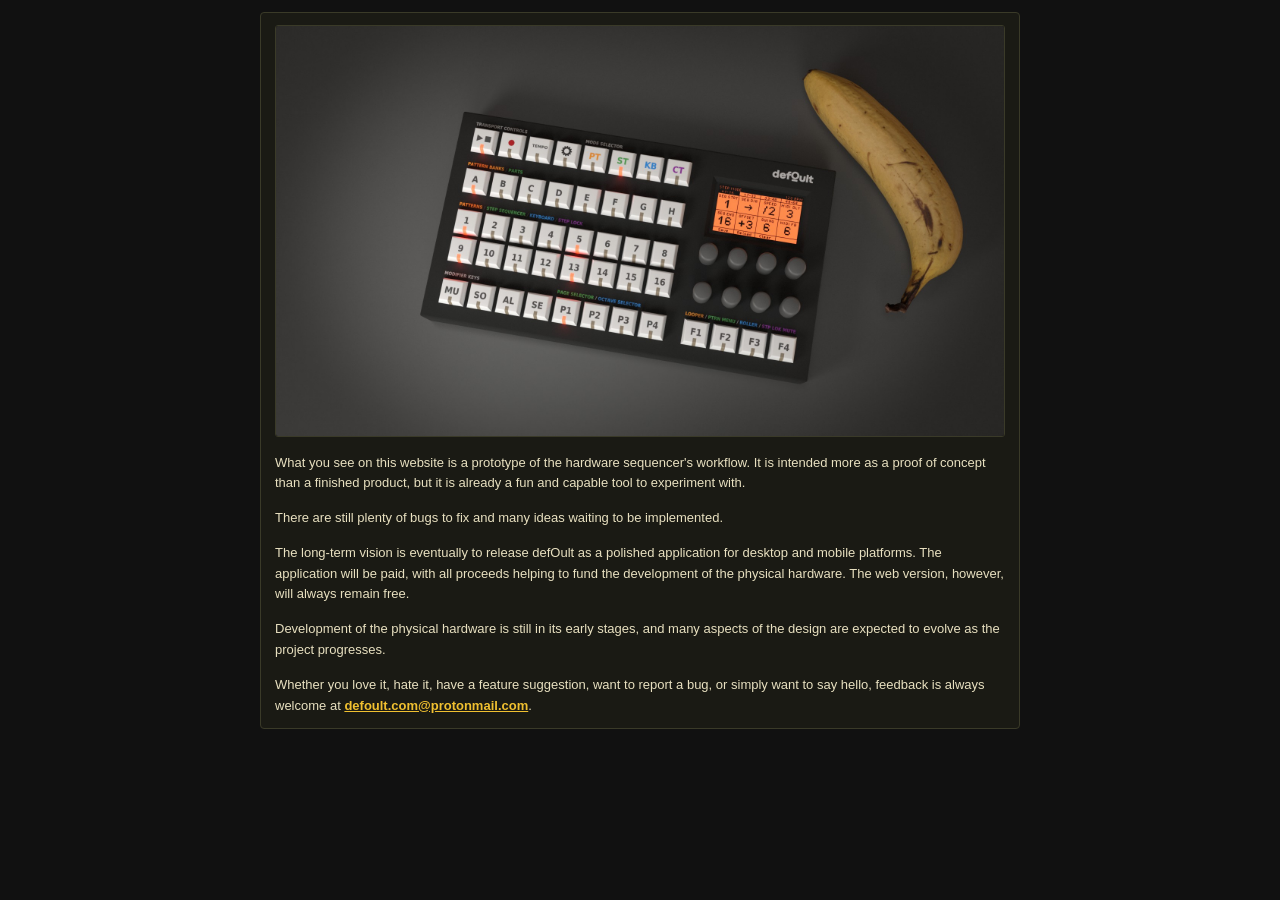
<file: about.html>
<!DOCTYPE html>
<html lang="en">
<head>
  <meta charset="UTF-8" />
  <meta name="viewport" content="width=device-width, initial-scale=1.0" />
  <title>About · defOult</title>
  <link rel="canonical" href="https://defoult.com/about.html" />
  <style>
    /* ––– dark panel theme from manual ––– */
    :root {
      --bg: #1a1a14;
      --panel: #2a2a1e;
      --border: #3a3a28;
      --yellow: #f0c030;
      --yellow-dark: #c09010;
      --yellow-bg: #3a2e00;
      --text: #e8e0c0;
      --dim: #888870;
      --btn: #222218;
      --red: #e05040;
      --font: 'Helvetica Neue Condensed','HelveticaNeue-CondensedBold','Helvetica Neue','Archivo Narrow','Roboto Condensed','Arial Narrow',Helvetica,Arial,sans-serif;
    }

    * {
      box-sizing: border-box;
      margin: 0;
      padding: 0;
      font-stretch: condensed;
    }

    html, body {
      background: #111;
      color: var(--text);
      font-family: var(--font);
    }

    body {
      display: flex;
      justify-content: center;
      padding: 12px 8px;
    }

    .wrap {
      max-width: 760px;
      width: 100%;
      background: var(--bg);
      border: 1px solid var(--border);
      border-radius: 4px;
      padding: 12px 14px;
    }

    /* ––– image full width, keep proportions ––– */
    .top-image {
      width: 100%;
      margin-bottom: 16px;
      border-radius: 3px;
      overflow: hidden;
      border: 1px solid var(--border);
      background: var(--panel);
    }

    .top-image img {
      display: block;
      width: 100%;
      height: auto;
      background: #1a1a14;
    }

    p {
      font-size: 13px;
      line-height: 1.6;
      color: var(--text);
      margin-bottom: 14px;
    }

    p:last-child {
      margin-bottom: 0;
    }

    strong, b {
      color: var(--yellow);
      font-weight: 700;
    }

    a {
      color: var(--yellow);
      text-decoration: underline;
      text-underline-offset: 1px;
    }

    a:hover {
      color: #fff;
    }

    /* small screen tweaks */
    @media (max-width: 480px) {
      p { font-size: 12px; }
    }
  </style>
</head>
<body>
<div class="wrap">

  <!-- ––– image full width, proportions preserved ––– -->
  <div class="top-image">
    <img 
      src="render.jpg" 
      alt="defOult hardware prototype — sequencer panel layout"
      loading="lazy"
    />
  </div>

  <!-- ——— updated text, one block, no headers ——— -->

  <p>What you see on this website is a prototype of the hardware sequencer's workflow. It is intended more as a proof of concept than a finished product, but it is already a fun and capable tool to experiment with.</p>

  <p>There are still plenty of bugs to fix and many ideas waiting to be implemented.</p>

  <p>The long-term vision is eventually to release defOult as a polished application for desktop and mobile platforms. The application will be paid, with all proceeds helping to fund the development of the physical hardware. The web version, however, will always remain free.</p>

  <p>Development of the physical hardware is still in its early stages, and many aspects of the design are expected to evolve as the project progresses.</p>

  <p>Whether you love it, hate it, have a feature suggestion, want to report a bug, or simply want to say hello, feedback is always welcome at <a href="mailto:defoult.com@protonmail.com"><strong>defoult.com@protonmail.com</strong></a>.</p>

</div>
</body>
</html>
</file>
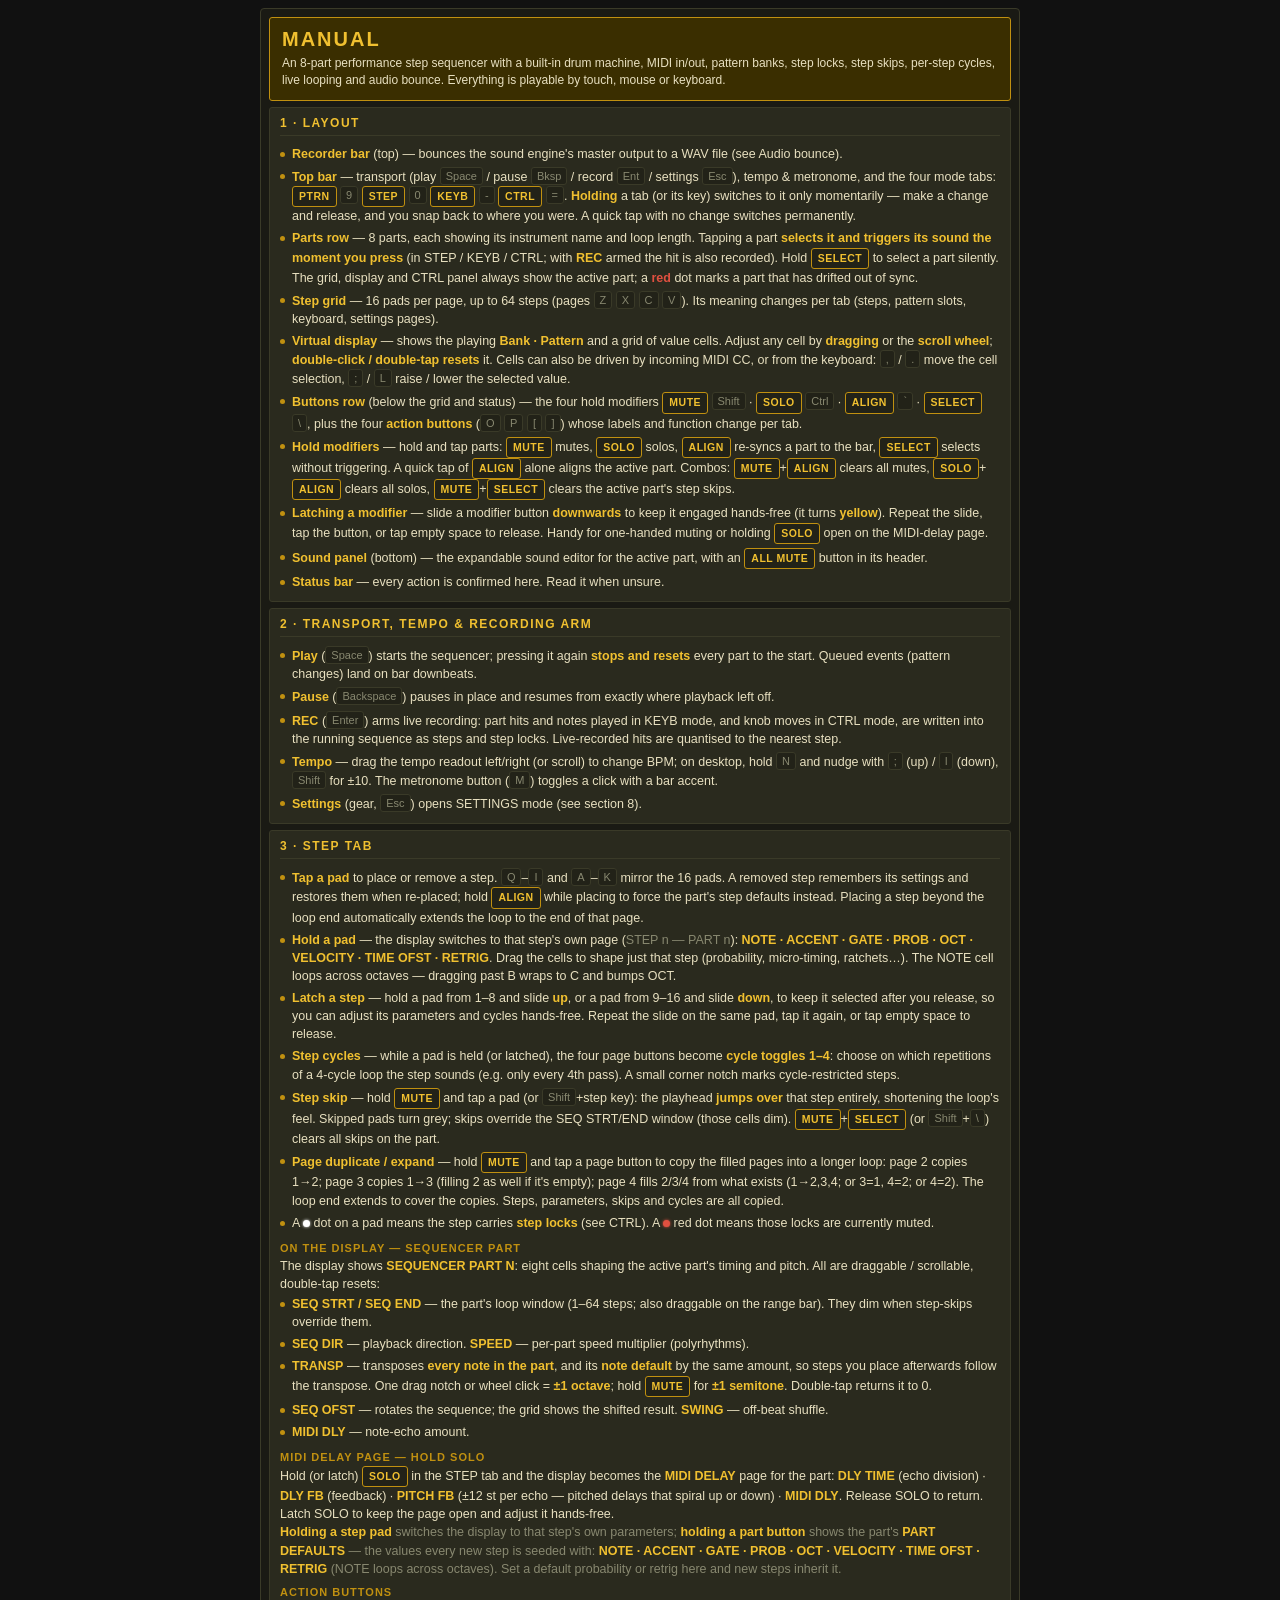
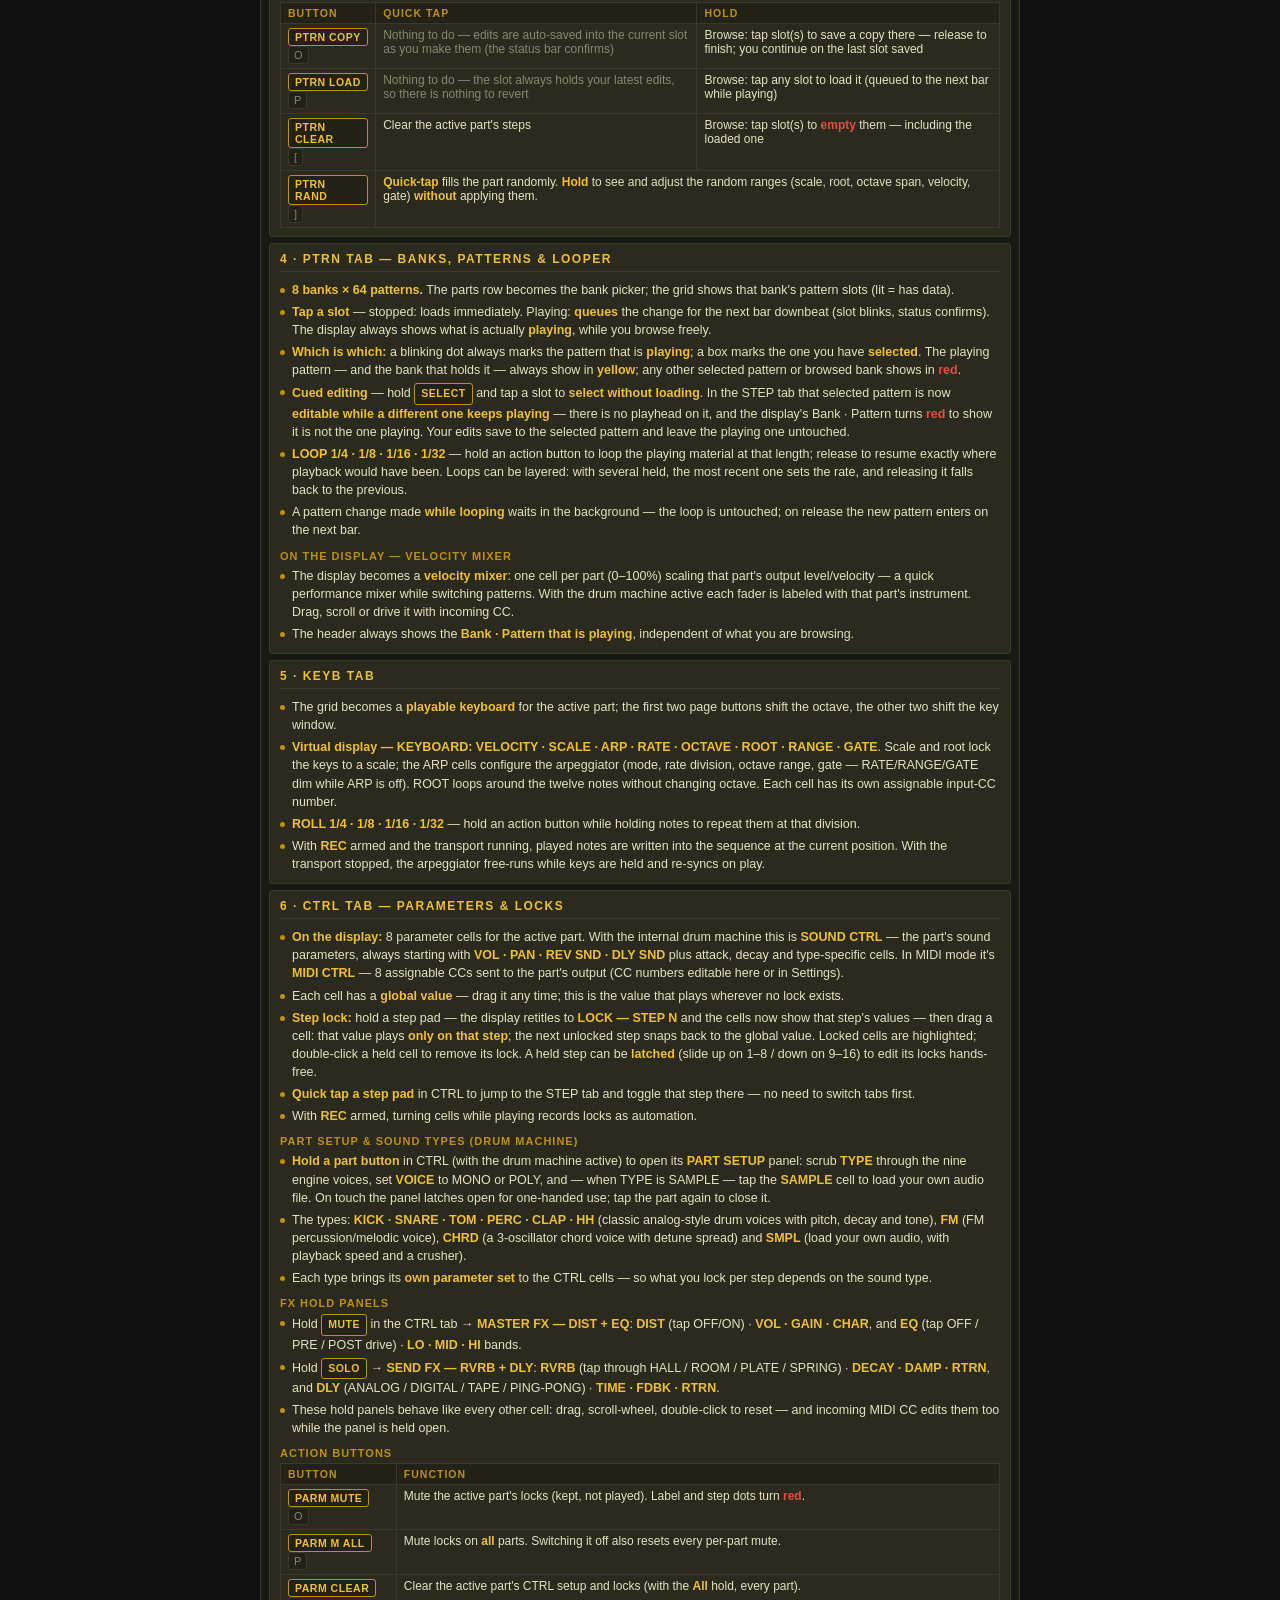
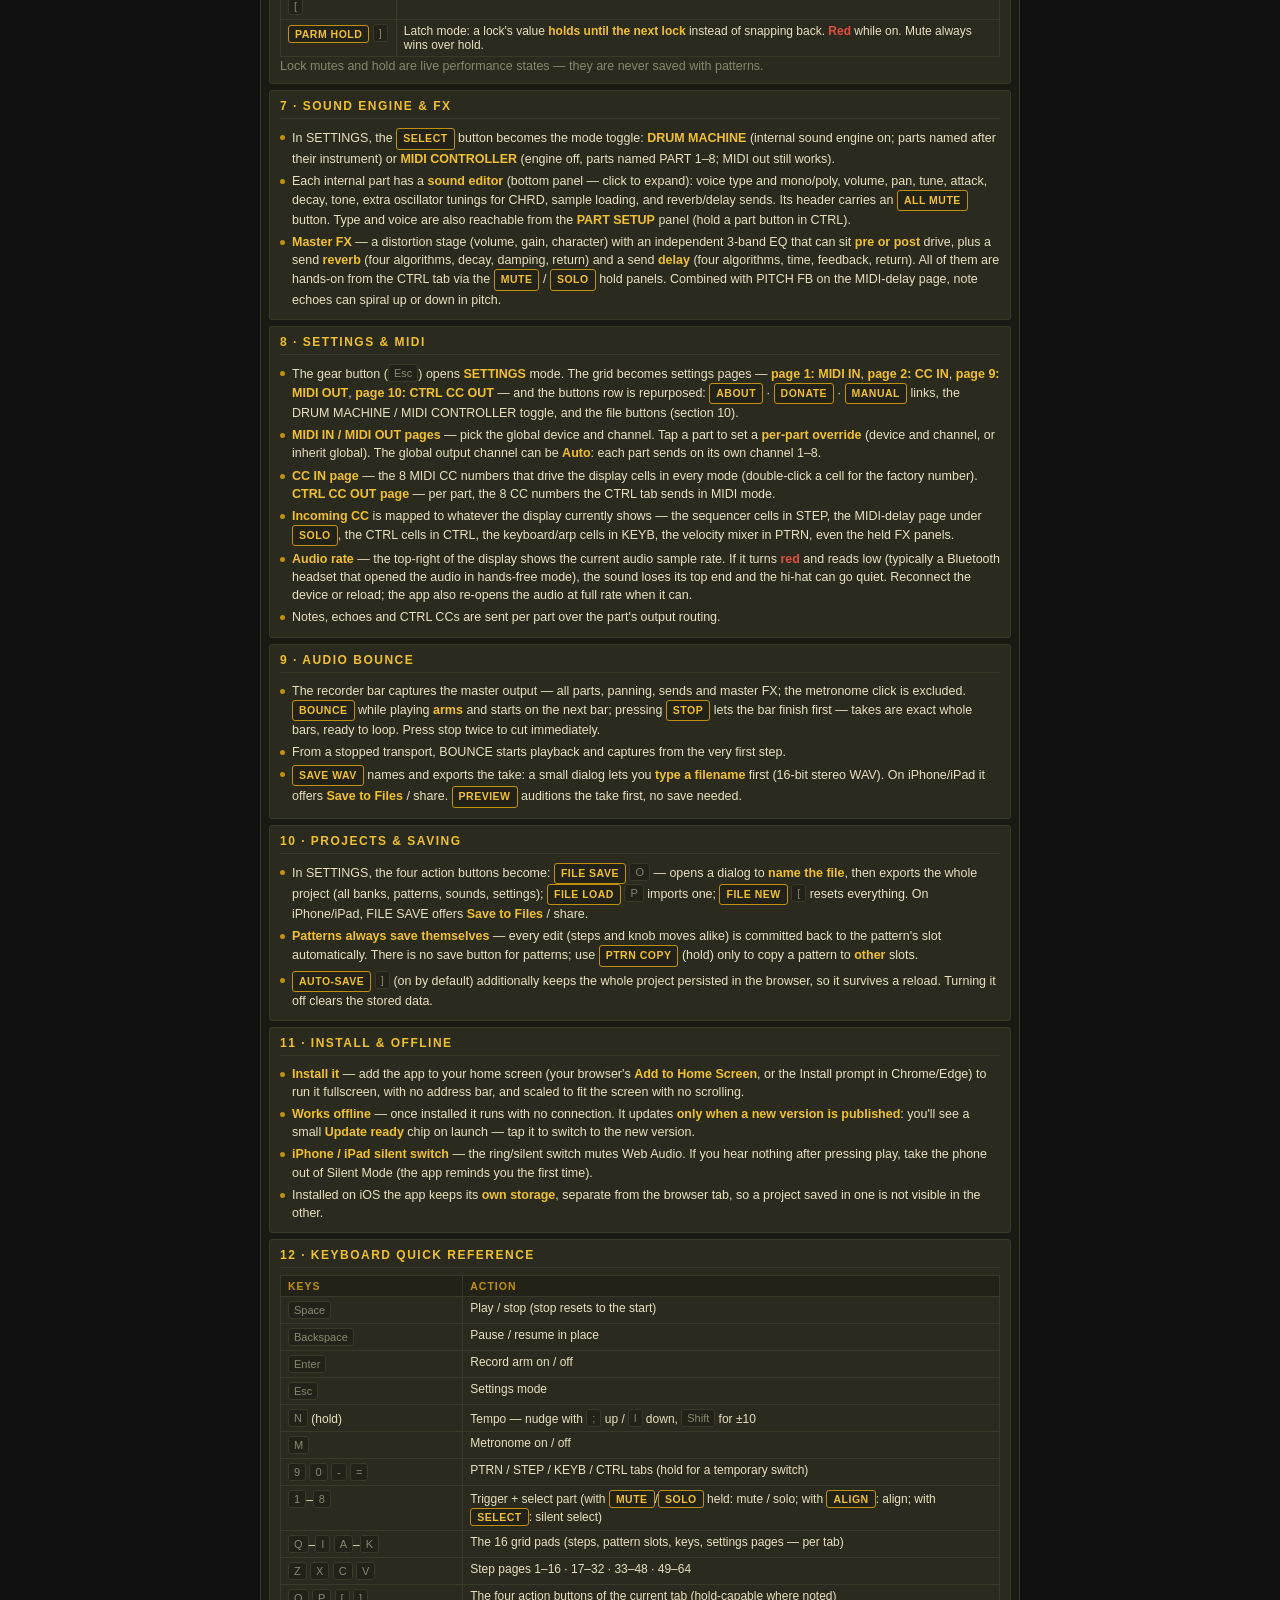
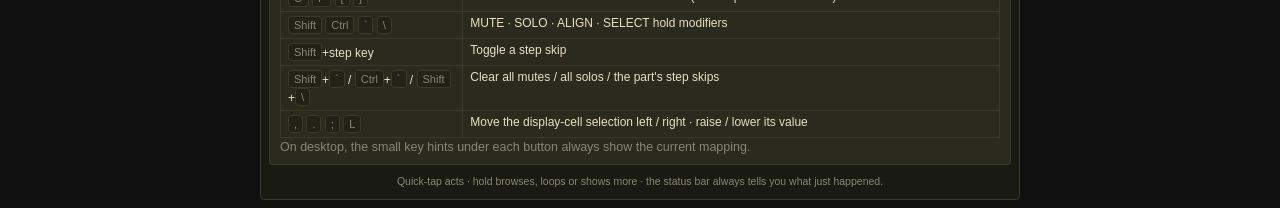
<file: manual.html>
<!DOCTYPE html>
<html lang="en">
<head>
<meta charset="utf-8">
<meta name="viewport" content="width=device-width, initial-scale=1">
<title>Manual · defOult</title>
<link rel="canonical" href="https://defoult.com/manual.html">
<meta name="description" content="defOult manual — how to use the browser-based drum machine and step sequencer: steps, patterns, MIDI, looping and audio bounce.">
<link rel="icon" href="icons/icon-32.png" type="image/png">
<meta name="theme-color" content="#1a1a14">
<style>
  :root{--bg:#1a1a14;--panel:#2a2a1e;--border:#3a3a28;--yellow:#f0c030;--yellow-dark:#c09010;--yellow-bg:#3a2e00;--text:#e8e0c0;--dim:#888870;--btn:#222218;--red:#e05040;
    --font:'Helvetica Neue Condensed','HelveticaNeue-CondensedBold','Helvetica Neue','Archivo Narrow','Roboto Condensed','Arial Narrow',Helvetica,Arial,sans-serif;}
  *{box-sizing:border-box;margin:0;padding:0;font-stretch:condensed;}
  html,body{background:#111;color:var(--text);font-family:var(--font);}
  body{display:flex;justify-content:center;padding:8px;}
  .wrap{max-width:760px;width:100%;background:var(--bg);border:1px solid var(--border);border-radius:4px;padding:8px;display:flex;flex-direction:column;gap:6px;}
  header{background:var(--yellow-bg);border:1px solid var(--yellow-dark);border-radius:3px;padding:10px 12px;}
  header h1{color:var(--yellow);font-size:20px;letter-spacing:2px;text-transform:uppercase;}
  header p{color:var(--text);font-size:12px;margin-top:4px;}
  section{background:var(--panel);border:1px solid var(--border);border-radius:3px;padding:8px 10px;}
  h2{color:var(--yellow);font-size:12px;letter-spacing:1.5px;text-transform:uppercase;border-bottom:1px solid var(--border);padding-bottom:5px;margin-bottom:7px;}
  h3{color:var(--yellow-dark);font-size:11px;letter-spacing:1px;text-transform:uppercase;margin:8px 0 3px;}
  p,li{font-size:12.5px;line-height:1.45;color:var(--text);}
  ul{list-style:none;}
  li{padding:2px 0 2px 12px;position:relative;}
  li::before{content:'';position:absolute;left:0;top:9px;width:5px;height:5px;border-radius:50%;background:var(--yellow-dark);}
  b{color:var(--yellow);font-weight:700;}
  .dim{color:var(--dim);}
  .red{color:var(--red);font-weight:700;}
  kbd{display:inline-block;background:var(--btn);border:1px solid var(--border);border-radius:3px;padding:0 5px;font-family:var(--font);font-size:11px;color:var(--dim);line-height:16px;vertical-align:1px;}
  .btnface{display:inline-block;background:var(--btn);border:1px solid var(--yellow-dark);border-radius:3px;color:var(--yellow);font-size:10.5px;font-weight:700;letter-spacing:.5px;padding:2px 6px;text-transform:uppercase;}
  table{width:100%;border-collapse:collapse;margin-top:4px;}
  td,th{border:1px solid var(--border);padding:4px 7px;font-size:12px;text-align:left;vertical-align:top;}
  th{color:var(--yellow-dark);text-transform:uppercase;font-size:10.5px;letter-spacing:1px;background:var(--btn);}
  .dot{display:inline-block;width:7px;height:7px;border-radius:50%;vertical-align:0;}
  .dot.w{background:#fff;box-shadow:0 0 3px #fff;}
  .dot.r{background:var(--red);box-shadow:0 0 3px var(--red);}
  footer{color:var(--dim);font-size:10.5px;text-align:center;padding:4px;}
</style>
</head>
<body>
<div class="wrap">

<header>
  <h1>Manual</h1>
  <p>An 8-part performance step sequencer with a built-in drum machine, MIDI in/out, pattern banks, step locks, step skips, per-step cycles, live looping and audio bounce. Everything is playable by touch, mouse or keyboard.</p>
</header>

<section>
  <h2>1 · Layout</h2>
  <ul>
    <li><b>Recorder bar</b> (top) — bounces the sound engine's master output to a WAV file (see Audio bounce).</li>
    <li><b>Top bar</b> — transport (play <kbd>Space</kbd> / pause <kbd>Bksp</kbd> / record <kbd>Ent</kbd> / settings <kbd>Esc</kbd>), tempo &amp; metronome, and the four mode tabs: <span class="btnface">PTRN</span> <kbd>9</kbd> <span class="btnface">STEP</span> <kbd>0</kbd> <span class="btnface">KEYB</span> <kbd>-</kbd> <span class="btnface">CTRL</span> <kbd>=</kbd>. <b>Holding</b> a tab (or its key) switches to it only momentarily — make a change and release, and you snap back to where you were. A quick tap with no change switches permanently.</li>
    <li><b>Parts row</b> — 8 parts, each showing its instrument name and loop length. Tapping a part <b>selects it and triggers its sound the moment you press</b> (in STEP / KEYB / CTRL; with <b>REC</b> armed the hit is also recorded). Hold <span class="btnface">SELECT</span> to select a part silently. The grid, display and CTRL panel always show the active part; a <span class="red">red</span> dot marks a part that has drifted out of sync.</li>
    <li><b>Step grid</b> — 16 pads per page, up to 64 steps (pages <kbd>Z</kbd> <kbd>X</kbd> <kbd>C</kbd> <kbd>V</kbd>). Its meaning changes per tab (steps, pattern slots, keyboard, settings pages).</li>
    <li><b>Virtual display</b> — shows the playing <b>Bank · Pattern</b> and a grid of value cells. Adjust any cell by <b>dragging</b> or the <b>scroll wheel</b>; <b>double-click / double-tap resets</b> it. Cells can also be driven by incoming MIDI CC, or from the keyboard: <kbd>,</kbd> / <kbd>.</kbd> move the cell selection, <kbd>;</kbd> / <kbd>L</kbd> raise / lower the selected value.</li>
    <li><b>Buttons row</b> (below the grid and status) — the four hold modifiers <span class="btnface">MUTE</span> <kbd>Shift</kbd> · <span class="btnface">SOLO</span> <kbd>Ctrl</kbd> · <span class="btnface">ALIGN</span> <kbd>`</kbd> · <span class="btnface">SELECT</span> <kbd>\</kbd>, plus the four <b>action buttons</b> (<kbd>O</kbd> <kbd>P</kbd> <kbd>[</kbd> <kbd>]</kbd>) whose labels and function change per tab.</li>
    <li><b>Hold modifiers</b> — hold and tap parts: <span class="btnface">MUTE</span> mutes, <span class="btnface">SOLO</span> solos, <span class="btnface">ALIGN</span> re-syncs a part to the bar, <span class="btnface">SELECT</span> selects without triggering. A quick tap of <span class="btnface">ALIGN</span> alone aligns the active part. Combos: <span class="btnface">MUTE</span>+<span class="btnface">ALIGN</span> clears all mutes, <span class="btnface">SOLO</span>+<span class="btnface">ALIGN</span> clears all solos, <span class="btnface">MUTE</span>+<span class="btnface">SELECT</span> clears the active part's step skips.</li>
    <li><b>Latching a modifier</b> — slide a modifier button <b>downwards</b> to keep it engaged hands-free (it turns <b>yellow</b>). Repeat the slide, tap the button, or tap empty space to release. Handy for one-handed muting or holding <span class="btnface">SOLO</span> open on the MIDI-delay page.</li>
    <li><b>Sound panel</b> (bottom) — the expandable sound editor for the active part, with an <span class="btnface">ALL MUTE</span> button in its header.</li>
    <li><b>Status bar</b> — every action is confirmed here. Read it when unsure.</li>
  </ul>
</section>

<section>
  <h2>2 · Transport, Tempo &amp; Recording Arm</h2>
  <ul>
    <li><b>Play</b> (<kbd>Space</kbd>) starts the sequencer; pressing it again <b>stops and resets</b> every part to the start. Queued events (pattern changes) land on bar downbeats.</li>
    <li><b>Pause</b> (<kbd>Backspace</kbd>) pauses in place and resumes from exactly where playback left off.</li>
    <li><b>REC</b> (<kbd>Enter</kbd>) arms live recording: part hits and notes played in KEYB mode, and knob moves in CTRL mode, are written into the running sequence as steps and step locks. Live-recorded hits are quantised to the nearest step.</li>
    <li><b>Tempo</b> — drag the tempo readout left/right (or scroll) to change BPM; on desktop, hold <kbd>N</kbd> and nudge with <kbd>;</kbd> (up) / <kbd>l</kbd> (down), <kbd>Shift</kbd> for ±10. The metronome button (<kbd>M</kbd>) toggles a click with a bar accent.</li>
    <li><b>Settings</b> (gear, <kbd>Esc</kbd>) opens SETTINGS mode (see section 8).</li>
  </ul>
</section>

<section>
  <h2>3 · STEP tab</h2>
  <ul>
    <li><b>Tap a pad</b> to place or remove a step. <kbd>Q</kbd>–<kbd>I</kbd> and <kbd>A</kbd>–<kbd>K</kbd> mirror the 16 pads. A removed step remembers its settings and restores them when re-placed; hold <span class="btnface">ALIGN</span> while placing to force the part's step defaults instead. Placing a step beyond the loop end automatically extends the loop to the end of that page.</li>
    <li><b>Hold a pad</b> — the display switches to that step's own page (<span class="dim">STEP n — PART n</span>): <b>NOTE · ACCENT · GATE · PROB · OCT · VELOCITY · TIME OFST · RETRIG</b>. Drag the cells to shape just that step (probability, micro-timing, ratchets…). The NOTE cell loops across octaves — dragging past B wraps to C and bumps OCT.</li>
    <li><b>Latch a step</b> — hold a pad from 1–8 and slide <b>up</b>, or a pad from 9–16 and slide <b>down</b>, to keep it selected after you release, so you can adjust its parameters and cycles hands-free. Repeat the slide on the same pad, tap it again, or tap empty space to release.</li>
    <li><b>Step cycles</b> — while a pad is held (or latched), the four page buttons become <b>cycle toggles 1–4</b>: choose on which repetitions of a 4-cycle loop the step sounds (e.g. only every 4th pass). A small corner notch marks cycle-restricted steps.</li>
    <li><b>Step skip</b> — hold <span class="btnface">MUTE</span> and tap a pad (or <kbd>Shift</kbd>+step key): the playhead <b>jumps over</b> that step entirely, shortening the loop's feel. Skipped pads turn grey; skips override the SEQ STRT/END window (those cells dim). <span class="btnface">MUTE</span>+<span class="btnface">SELECT</span> (or <kbd>Shift</kbd>+<kbd>\</kbd>) clears all skips on the part.</li>
    <li><b>Page duplicate / expand</b> — hold <span class="btnface">MUTE</span> and tap a page button to copy the filled pages into a longer loop: page 2 copies 1→2; page 3 copies 1→3 (filling 2 as well if it's empty); page 4 fills 2/3/4 from what exists (1→2,3,4; or 3=1, 4=2; or 4=2). The loop end extends to cover the copies. Steps, parameters, skips and cycles are all copied.</li>
    <li>A <span class="dot w"></span> dot on a pad means the step carries <b>step locks</b> (see CTRL). A <span class="dot r"></span> red dot means those locks are currently muted.</li>
  </ul>
  <h3>On the display — SEQUENCER PART</h3>
  <p>The display shows <b>SEQUENCER PART N</b>: eight cells shaping the active part's timing and pitch. All are draggable / scrollable, double-tap resets:</p>
  <ul>
    <li><b>SEQ STRT / SEQ END</b> — the part's loop window (1–64 steps; also draggable on the range bar). They dim when step-skips override them.</li>
    <li><b>SEQ DIR</b> — playback direction. <b>SPEED</b> — per-part speed multiplier (polyrhythms).</li>
    <li><b>TRANSP</b> — transposes <b>every note in the part</b>, and its <b>note default</b> by the same amount, so steps you place afterwards follow the transpose. One drag notch or wheel click = <b>±1 octave</b>; hold <span class="btnface">MUTE</span> for <b>±1 semitone</b>. Double-tap returns it to 0.</li>
    <li><b>SEQ OFST</b> — rotates the sequence; the grid shows the shifted result. <b>SWING</b> — off-beat shuffle.</li>
    <li><b>MIDI DLY</b> — note-echo amount.</li>
  </ul>
  <h3>MIDI DELAY page — hold SOLO</h3>
  <p>Hold (or latch) <span class="btnface">SOLO</span> in the STEP tab and the display becomes the <b>MIDI DELAY</b> page for the part: <b>DLY TIME</b> (echo division) · <b>DLY FB</b> (feedback) · <b>PITCH FB</b> (±12 st per echo — pitched delays that spiral up or down) · <b>MIDI DLY</b>. Release SOLO to return. Latch SOLO to keep the page open and adjust it hands-free.</p>
  <p class="dim"><b>Holding a step pad</b> switches the display to that step's own parameters; <b>holding a part button</b> shows the part's <b>PART DEFAULTS</b> — the values every new step is seeded with: <b>NOTE · ACCENT · GATE · PROB · OCT · VELOCITY · TIME OFST · RETRIG</b> (NOTE loops across octaves). Set a default probability or retrig here and new steps inherit it.</p>

  <h3>Action buttons</h3>
  <table>
    <tr><th>Button</th><th>Quick tap</th><th>Hold</th></tr>
    <tr><td><span class="btnface">PTRN COPY</span> <kbd>O</kbd></td><td class="dim">Nothing to do — edits are auto-saved into the current slot as you make them (the status bar confirms)</td><td>Browse: tap slot(s) to save a copy there — release to finish; you continue on the last slot saved</td></tr>
    <tr><td><span class="btnface">PTRN LOAD</span> <kbd>P</kbd></td><td class="dim">Nothing to do — the slot always holds your latest edits, so there is nothing to revert</td><td>Browse: tap any slot to load it (queued to the next bar while playing)</td></tr>
    <tr><td><span class="btnface">PTRN CLEAR</span> <kbd>[</kbd></td><td>Clear the active part's steps</td><td>Browse: tap slot(s) to <span class="red">empty</span> them — including the loaded one</td></tr>
    <tr><td><span class="btnface">PTRN RAND</span> <kbd>]</kbd></td><td colspan="2"><b>Quick-tap</b> fills the part randomly. <b>Hold</b> to see and adjust the random ranges (scale, root, octave span, velocity, gate) <b>without</b> applying them.</td></tr>
  </table>
</section>

<section>
  <h2>4 · PTRN tab — banks, patterns &amp; looper</h2>
  <ul>
    <li><b>8 banks × 64 patterns.</b> The parts row becomes the bank picker; the grid shows that bank's pattern slots (lit = has data).</li>
    <li><b>Tap a slot</b> — stopped: loads immediately. Playing: <b>queues</b> the change for the next bar downbeat (slot blinks, status confirms). The display always shows what is actually <b>playing</b>, while you browse freely.</li>
    <li><b>Which is which:</b> a blinking dot always marks the pattern that is <b>playing</b>; a box marks the one you have <b>selected</b>. The playing pattern — and the bank that holds it — always show in <b>yellow</b>; any other selected pattern or browsed bank shows in <span class="red">red</span>.</li>
    <li><b>Cued editing</b> — hold <span class="btnface">SELECT</span> and tap a slot to <b>select without loading</b>. In the STEP tab that selected pattern is now <b>editable while a different one keeps playing</b> — there is no playhead on it, and the display's Bank · Pattern turns <span class="red">red</span> to show it is not the one playing. Your edits save to the selected pattern and leave the playing one untouched.</li>
    <li><b>LOOP 1/4 · 1/8 · 1/16 · 1/32</b> — hold an action button to loop the playing material at that length; release to resume exactly where playback would have been. Loops can be layered: with several held, the most recent one sets the rate, and releasing it falls back to the previous.</li>
    <li>A pattern change made <b>while looping</b> waits in the background — the loop is untouched; on release the new pattern enters on the next bar.</li>
  </ul>
  <h3>On the display — VELOCITY MIXER</h3>
  <ul>
    <li>The display becomes a <b>velocity mixer</b>: one cell per part (0–100%) scaling that part's output level/velocity — a quick performance mixer while switching patterns. With the drum machine active each fader is labeled with that part's instrument. Drag, scroll or drive it with incoming CC.</li>
    <li>The header always shows the <b>Bank · Pattern that is playing</b>, independent of what you are browsing.</li>
  </ul>
</section>

<section>
  <h2>5 · KEYB tab</h2>
  <ul>
    <li>The grid becomes a <b>playable keyboard</b> for the active part; the first two page buttons shift the octave, the other two shift the key window.</li>
    <li><b>Virtual display — KEYBOARD:</b> <b>VELOCITY · SCALE · ARP · RATE · OCTAVE · ROOT · RANGE · GATE</b>. Scale and root lock the keys to a scale; the ARP cells configure the arpeggiator (mode, rate division, octave range, gate — RATE/RANGE/GATE dim while ARP is off). ROOT loops around the twelve notes without changing octave. Each cell has its own assignable input-CC number.</li>
    <li><b>ROLL 1/4 · 1/8 · 1/16 · 1/32</b> — hold an action button while holding notes to repeat them at that division.</li>
    <li>With <b>REC</b> armed and the transport running, played notes are written into the sequence at the current position. With the transport stopped, the arpeggiator free-runs while keys are held and re-syncs on play.</li>
  </ul>
</section>

<section>
  <h2>6 · CTRL tab — parameters &amp; locks</h2>
  <ul>
    <li><b>On the display:</b> 8 parameter cells for the active part. With the internal drum machine this is <b>SOUND CTRL</b> — the part's sound parameters, always starting with <b>VOL · PAN · REV SND · DLY SND</b> plus attack, decay and type-specific cells. In MIDI mode it's <b>MIDI CTRL</b> — 8 assignable CCs sent to the part's output (CC numbers editable here or in Settings).</li>
    <li>Each cell has a <b>global value</b> — drag it any time; this is the value that plays wherever no lock exists.</li>
    <li><b>Step lock:</b> hold a step pad — the display retitles to <b>LOCK — STEP N</b> and the cells now show that step's values — then drag a cell: that value plays <b>only on that step</b>; the next unlocked step snaps back to the global value. Locked cells are highlighted; double-click a held cell to remove its lock. A held step can be <b>latched</b> (slide up on 1–8 / down on 9–16) to edit its locks hands-free.</li>
    <li><b>Quick tap a step pad</b> in CTRL to jump to the STEP tab and toggle that step there — no need to switch tabs first.</li>
    <li>With <b>REC</b> armed, turning cells while playing records locks as automation.</li>
  </ul>
  <h3>Part setup &amp; sound types (drum machine)</h3>
  <ul>
    <li><b>Hold a part button</b> in CTRL (with the drum machine active) to open its <b>PART SETUP</b> panel: scrub <b>TYPE</b> through the nine engine voices, set <b>VOICE</b> to MONO or POLY, and — when TYPE is SAMPLE — tap the <b>SAMPLE</b> cell to load your own audio file. On touch the panel latches open for one-handed use; tap the part again to close it.</li>
    <li>The types: <b>KICK · SNARE · TOM · PERC · CLAP · HH</b> (classic analog-style drum voices with pitch, decay and tone), <b>FM</b> (FM percussion/melodic voice), <b>CHRD</b> (a 3-oscillator chord voice with detune spread) and <b>SMPL</b> (load your own audio, with playback speed and a crusher).</li>
    <li>Each type brings its <b>own parameter set</b> to the CTRL cells — so what you lock per step depends on the sound type.</li>
  </ul>
  <h3>FX hold panels</h3>
  <ul>
    <li>Hold <span class="btnface">MUTE</span> in the CTRL tab → <b>MASTER FX — DIST + EQ</b>: <b>DIST</b> (tap OFF/ON) · <b>VOL · GAIN · CHAR</b>, and <b>EQ</b> (tap OFF / PRE / POST drive) · <b>LO · MID · HI</b> bands.</li>
    <li>Hold <span class="btnface">SOLO</span> → <b>SEND FX — RVRB + DLY</b>: <b>RVRB</b> (tap through HALL / ROOM / PLATE / SPRING) · <b>DECAY · DAMP · RTRN</b>, and <b>DLY</b> (ANALOG / DIGITAL / TAPE / PING-PONG) · <b>TIME · FDBK · RTRN</b>.</li>
    <li>These hold panels behave like every other cell: drag, scroll-wheel, double-click to reset — and incoming MIDI CC edits them too while the panel is held open.</li>
  </ul>
  <h3>Action buttons</h3>
  <table>
    <tr><th>Button</th><th>Function</th></tr>
    <tr><td><span class="btnface">PARM MUTE</span> <kbd>O</kbd></td><td>Mute the active part's locks (kept, not played). Label and step dots turn <span class="red">red</span>.</td></tr>
    <tr><td><span class="btnface">PARM M ALL</span> <kbd>P</kbd></td><td>Mute locks on <b>all</b> parts. Switching it off also resets every per-part mute.</td></tr>
    <tr><td><span class="btnface">PARM CLEAR</span> <kbd>[</kbd></td><td>Clear the active part's CTRL setup and locks (with the <b>All</b> hold, every part).</td></tr>
    <tr><td><span class="btnface">PARM HOLD</span> <kbd>]</kbd></td><td>Latch mode: a lock's value <b>holds until the next lock</b> instead of snapping back. <span class="red">Red</span> while on. Mute always wins over hold.</td></tr>
  </table>
  <p class="dim">Lock mutes and hold are live performance states — they are never saved with patterns.</p>
</section>

<section>
  <h2>7 · Sound engine &amp; FX</h2>
  <ul>
    <li>In SETTINGS, the <span class="btnface">SELECT</span> button becomes the mode toggle: <b>DRUM MACHINE</b> (internal sound engine on; parts named after their instrument) or <b>MIDI CONTROLLER</b> (engine off, parts named PART 1–8; MIDI out still works).</li>
    <li>Each internal part has a <b>sound editor</b> (bottom panel — click to expand): voice type and mono/poly, volume, pan, tune, attack, decay, tone, extra oscillator tunings for CHRD, sample loading, and reverb/delay sends. Its header carries an <span class="btnface">ALL MUTE</span> button. Type and voice are also reachable from the <b>PART SETUP</b> panel (hold a part button in CTRL).</li>
    <li><b>Master FX</b> — a distortion stage (volume, gain, character) with an independent 3-band EQ that can sit <b>pre or post</b> drive, plus a send <b>reverb</b> (four algorithms, decay, damping, return) and a send <b>delay</b> (four algorithms, time, feedback, return). All of them are hands-on from the CTRL tab via the <span class="btnface">MUTE</span> / <span class="btnface">SOLO</span> hold panels. Combined with PITCH FB on the MIDI-delay page, note echoes can spiral up or down in pitch.</li>
  </ul>
</section>

<section>
  <h2>8 · Settings &amp; MIDI</h2>
  <ul>
    <li>The gear button (<kbd>Esc</kbd>) opens <b>SETTINGS</b> mode. The grid becomes settings pages — <b>page 1: MIDI IN</b>, <b>page 2: CC IN</b>, <b>page 9: MIDI OUT</b>, <b>page 10: CTRL CC OUT</b> — and the buttons row is repurposed: <span class="btnface">ABOUT</span> · <span class="btnface">DONATE</span> · <span class="btnface">MANUAL</span> links, the DRUM MACHINE / MIDI CONTROLLER toggle, and the file buttons (section 10).</li>
    <li><b>MIDI IN / MIDI OUT pages</b> — pick the global device and channel. Tap a part to set a <b>per-part override</b> (device and channel, or inherit global). The global output channel can be <b>Auto</b>: each part sends on its own channel 1–8.</li>
    <li><b>CC IN page</b> — the 8 MIDI CC numbers that drive the display cells in every mode (double-click a cell for the factory number). <b>CTRL CC OUT page</b> — per part, the 8 CC numbers the CTRL tab sends in MIDI mode.</li>
    <li><b>Incoming CC</b> is mapped to whatever the display currently shows — the sequencer cells in STEP, the MIDI-delay page under <span class="btnface">SOLO</span>, the CTRL cells in CTRL, the keyboard/arp cells in KEYB, the velocity mixer in PTRN, even the held FX panels.</li>
    <li><b>Audio rate</b> — the top-right of the display shows the current audio sample rate. If it turns <span class="red">red</span> and reads low (typically a Bluetooth headset that opened the audio in hands-free mode), the sound loses its top end and the hi-hat can go quiet. Reconnect the device or reload; the app also re-opens the audio at full rate when it can.</li>
    <li>Notes, echoes and CTRL CCs are sent per part over the part's output routing.</li>
  </ul>
</section>

<section>
  <h2>9 · Audio bounce</h2>
  <ul>
    <li>The recorder bar captures the master output — all parts, panning, sends and master FX; the metronome click is excluded. <span class="btnface">BOUNCE</span> while playing <b>arms</b> and starts on the next bar; pressing <span class="btnface">STOP</span> lets the bar finish first — takes are exact whole bars, ready to loop. Press stop twice to cut immediately.</li>
    <li>From a stopped transport, BOUNCE starts playback and captures from the very first step.</li>
    <li><span class="btnface">SAVE WAV</span> names and exports the take: a small dialog lets you <b>type a filename</b> first (16-bit stereo WAV). On iPhone/iPad it offers <b>Save to Files</b> / share. <span class="btnface">PREVIEW</span> auditions the take first, no save needed.</li>
  </ul>
</section>

<section>
  <h2>10 · Projects &amp; saving</h2>
  <ul>
    <li>In SETTINGS, the four action buttons become: <span class="btnface">FILE SAVE</span> <kbd>O</kbd> — opens a dialog to <b>name the file</b>, then exports the whole project (all banks, patterns, sounds, settings); <span class="btnface">FILE LOAD</span> <kbd>P</kbd> imports one; <span class="btnface">FILE NEW</span> <kbd>[</kbd> resets everything. On iPhone/iPad, FILE SAVE offers <b>Save to Files</b> / share.</li>
    <li><b>Patterns always save themselves</b> — every edit (steps and knob moves alike) is committed back to the pattern's slot automatically. There is no save button for patterns; use <span class="btnface">PTRN COPY</span> (hold) only to copy a pattern to <b>other</b> slots.</li>
    <li><span class="btnface">AUTO-SAVE</span> <kbd>]</kbd> (on by default) additionally keeps the whole project persisted in the browser, so it survives a reload. Turning it off clears the stored data.</li>
  </ul>
</section>

<section>
  <h2>11 · Install &amp; offline</h2>
  <ul>
    <li><b>Install it</b> — add the app to your home screen (your browser's <b>Add to Home Screen</b>, or the Install prompt in Chrome/Edge) to run it fullscreen, with no address bar, and scaled to fit the screen with no scrolling.</li>
    <li><b>Works offline</b> — once installed it runs with no connection. It updates <b>only when a new version is published</b>: you'll see a small <b>Update ready</b> chip on launch — tap it to switch to the new version.</li>
    <li><b>iPhone / iPad silent switch</b> — the ring/silent switch mutes Web Audio. If you hear nothing after pressing play, take the phone out of Silent Mode (the app reminds you the first time).</li>
    <li>Installed on iOS the app keeps its <b>own storage</b>, separate from the browser tab, so a project saved in one is not visible in the other.</li>
  </ul>
</section>

<section>
  <h2>12 · Keyboard quick reference</h2>
  <table>
    <tr><th>Keys</th><th>Action</th></tr>
    <tr><td><kbd>Space</kbd></td><td>Play / stop (stop resets to the start)</td></tr>
    <tr><td><kbd>Backspace</kbd></td><td>Pause / resume in place</td></tr>
    <tr><td><kbd>Enter</kbd></td><td>Record arm on / off</td></tr>
    <tr><td><kbd>Esc</kbd></td><td>Settings mode</td></tr>
    <tr><td><kbd>N</kbd> (hold)</td><td>Tempo — nudge with <kbd>;</kbd> up / <kbd>l</kbd> down, <kbd>Shift</kbd> for ±10</td></tr>
    <tr><td><kbd>M</kbd></td><td>Metronome on / off</td></tr>
    <tr><td><kbd>9</kbd> <kbd>0</kbd> <kbd>-</kbd> <kbd>=</kbd></td><td>PTRN / STEP / KEYB / CTRL tabs (hold for a temporary switch)</td></tr>
    <tr><td><kbd>1</kbd>–<kbd>8</kbd></td><td>Trigger + select part (with <span class="btnface">MUTE</span>/<span class="btnface">SOLO</span> held: mute / solo; with <span class="btnface">ALIGN</span>: align; with <span class="btnface">SELECT</span>: silent select)</td></tr>
    <tr><td><kbd>Q</kbd>–<kbd>I</kbd> <kbd>A</kbd>–<kbd>K</kbd></td><td>The 16 grid pads (steps, pattern slots, keys, settings pages — per tab)</td></tr>
    <tr><td><kbd>Z</kbd> <kbd>X</kbd> <kbd>C</kbd> <kbd>V</kbd></td><td>Step pages 1–16 · 17–32 · 33–48 · 49–64</td></tr>
    <tr><td><kbd>O</kbd> <kbd>P</kbd> <kbd>[</kbd> <kbd>]</kbd></td><td>The four action buttons of the current tab (hold-capable where noted)</td></tr>
    <tr><td><kbd>Shift</kbd> <kbd>Ctrl</kbd> <kbd>`</kbd> <kbd>\</kbd></td><td>MUTE · SOLO · ALIGN · SELECT hold modifiers</td></tr>
    <tr><td><kbd>Shift</kbd>+step key</td><td>Toggle a step skip</td></tr>
    <tr><td><kbd>Shift</kbd>+<kbd>`</kbd> / <kbd>Ctrl</kbd>+<kbd>`</kbd> / <kbd>Shift</kbd>+<kbd>\</kbd></td><td>Clear all mutes / all solos / the part's step skips</td></tr>
    <tr><td><kbd>,</kbd> <kbd>.</kbd> <kbd>;</kbd> <kbd>L</kbd></td><td>Move the display-cell selection left / right · raise / lower its value</td></tr>
  </table>
  <p class="dim">On desktop, the small key hints under each button always show the current mapping.</p>
</section>

<footer>Quick-tap acts · hold browses, loops or shows more · the status bar always tells you what just happened.</footer>

</div>
</body>
</html>
</file>
<file: app.css>
/* ──────────────────────────────────────────────────────────────
     CSS §1 · GLOBAL RESETS, THEME VARIABLES & PAGE FRAME
     ────────────────────────────────────────────────────────────── */
  html,body{touch-action:manipulation;-webkit-user-select:none;user-select:none;-webkit-tap-highlight-color:transparent;overscroll-behavior:none;}
  .step-grid,.parts-grid,.smd-grid,.step-range-bar,.tport-top-btn,.ctrl-btn,.mode-tab{touch-action:none;}
  :root{--seq-bg:#1a1a14;--seq-panel:#2a2a1e;--seq-border:#3a3a28;--seq-yellow:#f0c030;--seq-yellow-dark:#c09010;--seq-yellow-bg:#3a2e00;--seq-text:#e8e0c0;--seq-text-dim:#888870;--seq-btn-bg:#222218;--seq-red:#e05040;
    /* Condensed Helvetica look: use Helvetica Neue Condensed where installed
       (most Apple devices), else the free 'Archivo Narrow' web font, else any
       generic condensed sans. font-stretch nudges Helvetica Neue to its
       condensed width on platforms that expose it. */
    --seq-font:'Helvetica Neue Condensed','HelveticaNeue-CondensedBold','Helvetica Neue','Archivo Narrow','Roboto Condensed','Arial Narrow',Helvetica,Arial,sans-serif;}
  #seq-root,#seq-root *{font-stretch:condensed;}
  *{box-sizing:border-box;margin:0;padding:0;}
  html,body{background:#111;display:flex;justify-content:center;align-items:flex-start;min-height:100vh;margin:0;padding:8px;box-sizing:border-box;overflow-x:hidden;overflow-y:auto;}
  /* The page gutter lives on <body> only. With box-sizing:border-box, padding
     on the root <html> element stacks ON TOP of body's min-height:100vh and
     pushes the document ~16px past the viewport — a small phantom vertical
     scrollbar on desktop. Zero it on <html> (also inside the mobile media
     query below, hence !important). body keeps the 8px/4px gutter. */
  html{padding:0!important;}
  body.portrait{align-items:flex-start;padding:4px;}
  @media (max-width:680px){ html,body{padding:4px;} }
  #scale-wrap{display:flex;justify-content:center;align-items:flex-start;}
  #seq-root{background:var(--seq-bg);font-family:var(--seq-font);color:var(--seq-text);padding:8px;border-radius:6px;user-select:none;width:640px;transform-origin:top center;}
  /* ──────────────────────────────────────────────────────────────
     CSS §2 · TOP BAR — transport pads, mode tabs, keyboard-hint chips
     ────────────────────────────────────────────────────────────── */
  .seq-top-bar{display:flex;align-items:stretch;gap:2px;margin-bottom:6px;width:100%;}
  .top-bar-sep{width:1px;background:var(--seq-border);margin:0 4px;flex-shrink:0;}
  .tport-top-btn{display:flex;flex-direction:column;align-items:center;gap:2px;cursor:pointer;flex:1;}
  .tport-top-pad{height:100%;width:100%;min-width:32px;background:var(--seq-btn-bg);border:1px solid var(--seq-border);border-radius:3px;display:flex;align-items:center;justify-content:center;font-size:13px;color:var(--seq-text-dim);padding:0 6px;transition:background .1s,border-color .1s,color .1s,box-shadow .1s;box-sizing:border-box;}
  .tport-top-pad.playing{border-color:var(--seq-yellow);color:var(--seq-yellow);}
  .tport-top-kbd{font-size:9px;font-weight:bold;color:#111;background:var(--seq-yellow);border-radius:2px;padding:1px 4px 0;width:100%;box-sizing:border-box;min-height:14px;display:flex;align-items:center;justify-content:center;line-height:1.2;white-space:nowrap;overflow:hidden;text-overflow:clip;letter-spacing:0;}
  .mode-tab{display:flex;align-items:center;justify-content:center;gap:6px;padding:5px 2px;background:var(--seq-btn-bg);border:1px solid var(--seq-border);border-radius:3px;cursor:pointer;font-family:var(--seq-font);font-size:13px;font-weight:bold;color:var(--seq-text-dim);flex:1;}
  .mode-tab.active{background:var(--seq-yellow);border-color:var(--seq-yellow-dark);color:#111;}
  .mode-tab.active .kbdkey{background:#111;color:var(--seq-yellow);}
  .kbdkey{border-radius:2px;font-size:10px;font-weight:bold;padding:1px 5px;min-width:20px;text-align:center;background:var(--seq-yellow);color:#111;}
  .mode-tab:not(.active) .kbdkey{background:var(--seq-text-dim);color:#222;}
  /* ──────────────────────────────────────────────────────────────
     CSS §3 · MAIN 2-COLUMN LAYOUT + PATTERN GRID (PAT mode)
     ────────────────────────────────────────────────────────────── */
  .seq-main{display:grid;grid-template-columns:minmax(0,1fr) minmax(0,1fr);gap:6px;align-items:stretch;}
  .mode-tabs-group{flex:1 1 0;display:flex;gap:2px;align-items:stretch;}
  .mode-tabs-group .mode-tab{flex:1 1 0;min-width:0;}
  .seq-left,.seq-right{display:flex;flex-direction:column;gap:6px;}
  .pat-grid{display:grid;grid-template-columns:repeat(8,1fr);gap:3px;}
  .pat-num{width:100%;padding:6px 2px;background:var(--seq-btn-bg);border:1px solid var(--seq-border);border-radius:2px;display:flex;align-items:center;justify-content:center;font-size:11px;font-weight:bold;color:var(--seq-text);cursor:pointer;position:relative;transition:background .08s,border-color .08s,color .08s,box-shadow .08s;}
  .pat-num.active{background:var(--seq-yellow);border-color:var(--seq-yellow-dark);color:#111;}
  .pat-num.pending{outline:2px solid #ff9900;outline-offset:-2px;}
  .pat-num.has-data::after{content:'';position:absolute;bottom:3px;left:50%;transform:translateX(-50%);width:4px;height:4px;border-radius:50%;background:var(--seq-yellow-dark);}
  .pat-num.active.has-data::after{background:#111a;}
  .pat-section-title{font-size:9px;letter-spacing:.12em;color:var(--seq-text-dim);text-transform:uppercase;margin-bottom:5px;}
  .pat-info{font-size:11px;color:var(--seq-yellow);font-weight:bold;}
  .pat-actions{display:flex;gap:4px;margin-top:4px;}
  .pat-action-btn{padding:4px 10px;background:var(--seq-btn-bg);border:1px solid var(--seq-border);border-radius:2px;font-family:var(--seq-font);font-size:10px;font-weight:bold;color:var(--seq-text-dim);cursor:pointer;}
  @media (hover:hover){.pat-action-btn:hover{border-color:var(--seq-yellow);color:var(--seq-text);}}
  /* ──────────────────────────────────────────────────────────────
     CSS §4 · PANELS + PARTS GRID (part buttons, mute/solo/sync states)
     ────────────────────────────────────────────────────────────── */
  .panel{background:var(--seq-panel);border:1px solid var(--seq-border);border-radius:3px;padding:8px;}
  /* In the two-column (landscape) layout, let the Step panel grow to fill the
     remaining left-column height so its bottom edge lines up with the Status
     bar on the right — no gap. The step grid keeps its natural size; the extra
     space just sits below it (buttons are unchanged). */
  body:not(.portrait) #step-panel{flex:1 1 auto;}
  .panel-title{font-size:11px;letter-spacing:.12em;color:var(--seq-text-dim);text-transform:uppercase;margin-bottom:7px;}
  /* parts-grid is the LAST child of its gray panel — no bottom margin, so the
     panel's 8px padding reads the same on all four sides. */
  .parts-grid{display:grid;grid-template-columns:repeat(8,minmax(0,1fr));gap:3px;}
  .part-btn{display:flex;flex-direction:column;align-items:center;gap:2px;cursor:pointer;}
  .part-num{width:100%;min-height:34px;background:var(--seq-btn-bg);border:1px solid var(--seq-border);border-radius:2px;display:flex;flex-direction:column;align-items:center;justify-content:center;gap:1px;font-weight:bold;color:var(--seq-text);transition:background .08s,border-color .08s,color .08s,box-shadow .08s;position:relative;padding:2px 0;}
  .pnum-n{font-size:11px;line-height:1;}
  .pnum-name{font-size:8px;font-weight:bold;color:var(--seq-text-dim);text-transform:uppercase;letter-spacing:.03em;line-height:1;white-space:nowrap;overflow:hidden;max-width:100%;text-overflow:ellipsis;}
  .part-num.active .pnum-name{color:inherit;}
  .part-num.active{background:var(--seq-yellow);border-color:var(--seq-yellow-dark);color:#111;}
  .part-num.has-steps::after{content:'';position:absolute;top:2px;right:2px;width:4px;height:4px;border-radius:50%;background:var(--seq-yellow-dark);transition:background .05s;}
  .part-num.dot-flash::after{background:#fff!important;transition:none;}
  .part-num.active.has-steps::after{background:#111a;}
  .part-num.has-steps.out-of-sync::after{background:#e05040;}
  .part-num.active.has-steps.out-of-sync::after{background:#ff6050;}
  .part-num.muted{background:#1a1a10;border-color:#444430;color:#555540;}
  .part-num.muted.active{background:#3a2a00;border-color:#665500;color:#887730;}
  .part-num.soloed{border-color:#60d0d0;color:#60d0d0;}
  .part-num.active.soloed{background:#006060;border-color:#60d0d0;color:#b0ffff;}
  .part-num.muted::before{content:'M';position:absolute;top:1px;left:2px;font-size:7px;color:#e05040;font-weight:bold;}
  .part-num.soloed::before{content:'S';position:absolute;top:1px;left:2px;font-size:7px;color:#60d0d0;font-weight:bold;}
  .part-num.muted.has-steps::after{background:#554430;}
  .part-kbd{width:100%;background:var(--seq-yellow);border-radius:2px;display:flex;align-items:center;justify-content:center;font-size:10px;font-weight:bold;color:#111;padding:2px 0;}
  .part-name{font-size:8px;color:var(--seq-text-dim);text-align:center;margin-top:1px;letter-spacing:.03em;}
  .part-name.muted{color:#554430;}
  .part-len{font-size:7px;color:var(--seq-yellow-dark);text-align:center;letter-spacing:.02em;}
  .parts-actions{display:grid;grid-template-columns:repeat(4,1fr);gap:3px;margin-bottom:4px;}
  .action-label{font-size:11px;color:var(--seq-text-dim);text-align:center;}
  .action-key{border-radius:2px;font-size:11px;font-weight:bold;padding:3px 10px;text-align:center;cursor:pointer;border:1px solid transparent;transition:background .1s,border-color .1s,color .1s,box-shadow .1s;}
  .action-key.shift-key{background:var(--seq-yellow);color:#111;}
  .action-key.ctrl-key{background:var(--seq-btn-bg);border-color:#60d0d0;color:#60d0d0;}
  .action-key.shift-key.held{background:#fff;color:#000;box-shadow:0 0 0 2px var(--seq-yellow);}
  .action-key.ctrl-key.held{background:#003838;box-shadow:0 0 0 2px #60d0d0;}
  /* ──────────────────────────────────────────────────────────────
     CSS §5 · STEP PANEL — step pads, playhead/skip states, range bar
     ────────────────────────────────────────────────────────────── */
  .step-panel-header{display:flex;align-items:center;justify-content:space-between;margin-bottom:7px;min-height:16px;}
  .step-panel-title{font-size:11px;letter-spacing:.12em;color:var(--seq-text-dim);text-transform:uppercase;line-height:16px;}
  .part-indicator{font-size:11px;color:var(--seq-yellow);font-weight:bold;line-height:16px;height:16px;display:flex;align-items:center;overflow:hidden;white-space:nowrap;}
  /* Very small phones (body.tiny-screen, set from JS): drop the Parts and Step
     panel header rows entirely so the whole layout packs tighter. The display:
     none removes the row and its bottom margin, reclaiming the vertical space.
     Bigger phones and tablets never get this class, so they look unchanged. */
  body.tiny-screen #parts-panel-header,
  body.tiny-screen .step-panel-header{display:none!important;}
  .part-num.part-disabled{opacity:.35;cursor:default;}
  .step-pad.page-disabled{opacity:.3;cursor:default;}
  .ctrl-btn.ctrl-disabled{opacity:.3;cursor:default;pointer-events:none;}
  .step-grid{display:grid;grid-template-columns:repeat(8,minmax(0,1fr));gap:3px;}
  .step-btn{display:flex;flex-direction:column;align-items:center;gap:2px;cursor:pointer;}
  .step-pad{width:100%;aspect-ratio:1;min-height:34px;background:var(--seq-btn-bg);border:1px solid var(--seq-border);border-radius:2px;display:flex;align-items:center;justify-content:center;font-size:10px;font-weight:bold;color:var(--seq-text-dim);transition:background .06s;position:relative;}
  /* iOS/Safari (WebKit) mis-sizes `aspect-ratio` on a flex child once an ancestor
     has a `transform: scale()` — which the landscape (non-portrait) layout uses to
     fit the fixed 640px design to the screen. That collapses the step-pad height and
     cramps the two step rows on real iPhones, while portrait (no transform) and
     Firefox's Gecko simulator look fine. The part boxes avoid this by using a plain
     min-height instead of aspect-ratio. Since the design width is fixed, the step
     column is always ~34px, so in the non-portrait layout we size the pad with a
     definite height (matching the parts) rather than aspect-ratio. Squares stay
     square, desktop is unchanged, and the iOS bug can't trigger. Portrait keeps its
     own fluid aspect-ratio rule below. */
  body:not(.portrait) .step-pad{aspect-ratio:auto;height:34px;min-height:34px;}
  .step-pad.has-data::after,.step-pad.dot-flash::after{content:'';position:absolute;bottom:2px;left:50%;transform:translateX(-50%);width:4px;height:4px;border-radius:50%;background:var(--seq-yellow-dark);}
  .step-pad.on.has-data::after{background:#111a;}
  .step-pad.dot-flash::after{background:#fff!important;width:6px!important;height:6px!important;box-shadow:0 0 4px #fff;transition:none;}
  .step-pad.has-lock::before{content:'';position:absolute;top:2px;right:2px;width:5px;height:5px;border-radius:50%;background:#fff;box-shadow:0 0 3px #fff;}
  /* PARM MUTE: while the active part's parameter locks are muted (per-part or
     global ALL layer), its lock dots turn red — locks exist but won't play. */
  body.parm-muted .step-pad.has-lock::before{background:var(--seq-red);box-shadow:0 0 3px var(--seq-red);}
  .smd-cell.cc-locked{border-color:#60d0d0;}
  .smd-cell.cc-locked .smd-cell-val{color:#60d0d0;}
  .step-pad.key-note{background:var(--seq-yellow);border-color:var(--seq-yellow);color:#111;font-size:10px;line-height:1;white-space:nowrap;}
  .step-pad.key-note.key-off{background:var(--seq-btn-bg);border-color:var(--seq-border);color:var(--seq-text-dim);opacity:.45;}
  .step-pad.key-blank{background:var(--seq-btn-bg);border-color:var(--seq-border);opacity:.35;}
  .step-pad.on{background:var(--seq-yellow);border-color:var(--seq-yellow-dark);color:#111;}
  .step-grid.ctrl-mode .step-pad.on{background:#6a6a6a;border-color:#4a4a4a;color:#111;}
  .step-pad.playhead{outline:2px solid #fff;outline-offset:-2px;}
  .step-pad.on.playhead{background:#fff;color:#111;}
  .step-pad.trigger{background:#fff !important;color:#111 !important;}
  .step-pad.held{box-shadow:0 0 0 2px #fff inset;}
  /* Universal press highlight */
  .press-active{box-shadow:0 0 0 2px #fff inset!important;}
  /* ── LOW-FX profile (old / low-end devices; class set by the low-power
     detector next to LOW_POWER_AUDIO) ─────────────────────────────────────
     The eased background transitions make every playhead move and trigger
     flash repaint for ~4-5 frames instead of one, and the tiny glow shadows
     force larger repaint areas — both are disproportionately expensive on
     old Android GPUs. Colors and layout stay identical; state changes are
     simply instant instead of eased. */
  body.low-fx .step-pad,body.low-fx .part-num,body.low-fx .pat-num,
  body.low-fx .tport-pad,body.low-fx .tport-top-pad,body.low-fx .action-key,
  body.low-fx .range-btn,body.low-fx .smd-cell{transition:none!important;}
  body.low-fx .step-pad.dot-flash::after,
  body.low-fx .step-pad.has-lock::before,
  body.low-fx.parm-muted .step-pad.has-lock::before{box-shadow:none!important;}
  .tport-top-pad.mode-on{background:var(--seq-yellow-bg);border-color:var(--seq-yellow);color:var(--seq-text);}
  .tport-top-pad.metro-flash{background:#fff;border-color:#fff;color:#111;}
  .step-pad.inactive{opacity:1;background:#333330;border:1px solid #4a4a40;color:#777;cursor:default;}
  .step-pad.inactive.on{background:#4a4a45;color:#999;}
  .step-pad.skipped{background:#333330!important;border:1px solid #4a4a40!important;color:#777!important;}
  /* Cycle-restricted step: a small notch in the bottom-left corner marks that
     the step plays on only some of the 4 loop repetitions. */
  .step-pad.cyc-skip::after{content:'';position:absolute;left:2px;bottom:2px;width:0;height:0;border-left:5px solid var(--seq-yellow-dark);border-top:5px solid transparent;opacity:.9;}
  .step-pad.on.cyc-skip::after{border-left-color:#111;}
  .step-pad.skipped.on{background:#4a4a45!important;color:#999!important;}
  .step-kbd{width:100%;background:var(--seq-yellow);border-radius:2px;display:flex;align-items:center;justify-content:center;font-size:9px;font-weight:bold;color:#111;padding:2px 0;}
  .step-range-bar{display:flex;gap:3px;margin-top:5px;}
  .range-btn{flex:1;background:var(--seq-btn-bg);border:1px solid var(--seq-border);border-radius:2px;padding:4px;font-size:10px;color:var(--seq-text-dim);display:flex;align-items:center;justify-content:space-between;gap:4px;cursor:pointer;transition:background .08s,border-color .08s,color .08s,box-shadow .08s;position:relative;line-height:1;}
  .range-btn span:first-child{flex:1;text-align:center;line-height:1.2;}
  .range-btn span{display:inline-flex;align-items:center;justify-content:center;}
  .range-btn.active{background:var(--seq-yellow);border-color:var(--seq-yellow-dark);color:#111;}
  .range-btn.active .rkbd{background:#111;color:var(--seq-yellow);}
  .range-btn.has-content{border-color:var(--seq-yellow-dark);}
  .range-btn.active.has-content{background:var(--seq-yellow);border-color:var(--seq-yellow-dark);color:#111;}
  .rkbd{background:var(--seq-yellow);color:#111;border-radius:2px;font-size:9px;font-weight:bold;padding:1px 4px;}
  .range-btn.playing::before{content:'';position:absolute;left:5px;top:50%;transform:translateY(-50%);width:5px;height:5px;border-radius:50%;background:#fff;}
  /* ──────────────────────────────────────────────────────────────
     CSS §6 · TEMPO READOUT + ACTION (CTRL) BUTTONS + SETTINGS TOGGLE
     ────────────────────────────────────────────────────────────── */
  .tempo-top{display:flex;flex-direction:column;align-items:center;gap:2px;padding:0 6px;background:var(--seq-btn-bg);border:1px solid var(--seq-border);border-radius:3px;justify-content:center;}
  .tempo-top-row{display:flex;align-items:baseline;gap:4px;}
  .tempo-top-val{font-size:18px;font-weight:bold;color:var(--seq-text);font-family:var(--seq-font);}
  .tempo-top-unit{font-size:9px;color:var(--seq-text-dim);}
  .tempo-top-slider{width:100%;}
  .tempo-label{font-size:11px;color:var(--seq-text-dim);}
  .tempo-val{font-size:22px;font-weight:bold;color:var(--seq-text);}
  .tempo-unit{font-size:11px;color:var(--seq-text-dim);}
  .tempo-kbdkey{background:var(--seq-yellow);color:#111;border-radius:2px;font-size:10px;font-weight:bold;padding:2px 6px;margin-left:auto;}
  .tempo-slider{flex:1;margin-left:4px;}
  .ctrl-grid{display:grid;grid-template-columns:repeat(4,1fr);gap:3px;margin-bottom:6px;}
  .ctrl-btn{display:flex;flex-direction:column;align-items:center;gap:2px;cursor:pointer;min-width:0;}
  /* AUTO-SAVE active: solid yellow value cell (like an active part/step) */
  .ctrl-btn.autosave-on .ctrl-val{background:var(--seq-yellow);border-color:var(--seq-yellow-dark);color:#111;}
  /* MODIFIER LATCHED: solid yellow value cell */
  .ctrl-btn.mod-latched .ctrl-val{background:var(--seq-yellow)!important;border-color:var(--seq-yellow-dark)!important;color:#111!important;}
  @media (hover:hover){.ctrl-val:hover{border-color:var(--seq-yellow);}}
  .ctrl-label{font-size:9px;color:var(--seq-text-dim);text-align:center;}
  .ctrl-val{width:100%;background:var(--seq-btn-bg);border:1px solid var(--seq-border);border-radius:2px;font-size:10px;font-weight:bold;color:var(--seq-text);text-align:center;padding:5px 2px;letter-spacing:.04em;white-space:nowrap;}
  .ctrl-kbd{width:100%;background:var(--seq-yellow);border-radius:2px;font-size:9px;font-weight:bold;color:#111;text-align:center;padding:2px 0;}
  /* Settings-mode toggle (replaces the Select button while in SETTINGS) */
  .ctrl-btn.set-toggle .ctrl-val{font-size:8.5px;line-height:1.05;padding:4px 2px;flex:1;display:flex;align-items:center;justify-content:center;white-space:normal;letter-spacing:.02em;}
  .set-toggle-track{display:flex;width:100%;gap:2px;}
  .set-toggle-seg{flex:1;height:8px;border-radius:2px;background:var(--seq-btn-bg);border:1px solid var(--seq-border);transition:background .1s,border-color .1s;}
  .set-toggle-seg.on{background:var(--seq-yellow);border-color:var(--seq-yellow-dark);}
  /* smd-wrap is the ONLY child of its gray panel — no bottom margin, so the
     panel's 8px padding reads the same on all four sides. */
  /* ──────────────────────────────────────────────────────────────
     CSS §7 · DISPLAY (SMD) — cells, drag & CC-learn states, swing bar
     ────────────────────────────────────────────────────────────── */
  .smd-wrap{background:var(--seq-yellow-bg);border:1px solid var(--seq-yellow-dark);border-radius:3px;padding:6px;}
  .smd-header{display:flex;justify-content:space-between;align-items:center;font-size:9px;color:var(--seq-yellow);letter-spacing:.1em;margin-bottom:6px;text-transform:uppercase;}
  .smd-grid{display:grid;grid-template-columns:repeat(4,1fr);grid-template-rows:1fr 1fr;gap:4px;aspect-ratio:4/2;}
  .smd-cell{background:var(--seq-btn-bg);border:1px solid var(--seq-yellow-dark);border-radius:2px;padding:4px 2px;text-align:center;position:relative;transition:border-color .1s,background .1s;display:flex;flex-direction:column;justify-content:center;align-items:center;overflow:hidden;aspect-ratio:1;}
  .smd-cell.draggable,.smd-cell.dir-cell,.smd-cell.spd-cell,.smd-cell.swg-cell{cursor:ns-resize;}
  @media (hover:hover){.smd-cell.draggable:hover,.smd-cell.dir-cell:hover,.smd-cell.spd-cell:hover,.smd-cell.swg-cell:hover{border-color:var(--seq-yellow);background:#2a2a18;}}
  .smd-cell.dragging{border-color:#fff;background:#2a3010;}
  .smd-cell.dragging.snap-mode{border-color:var(--seq-yellow);background:#1a2800;}
  /* per-cell CC input */
  .cc-input-wrap{display:none!important;}
  .cc-label{font-size:6px;color:var(--seq-yellow-dark);line-height:1;}
  .cc-num-input{width:24px;background:#111;border:1px solid var(--seq-yellow-dark);border-radius:2px;color:var(--seq-yellow);font-family:var(--seq-font);font-size:7px;text-align:center;padding:0 1px;outline:none;-moz-appearance:textfield;}
  .cc-num-input::-webkit-outer-spin-button,.cc-num-input::-webkit-inner-spin-button{-webkit-appearance:none;}
  .cc-num-input:focus{border-color:var(--seq-yellow);background:#1a1a00;}
  .smd-cell.cc-active .cc-num-input{border-color:#60d0d0;}
  .smd-cell.cc-active{border-color:#60d0d0 !important;background:#001a1a !important;}
  /* Desktop keyboard-selected display parameter ( , / . to move, ; / l to
     change). A bright ring + subtle fill; sits above hover/drag but below the
     CC-learn active state. */
  /* Use a real 2px border (not an inset box-shadow) for the ring: the whole
     sequencer is drawn with a fractional CSS transform:scale(), and an inset
     shadow rasterizes in local space then scales, so it drifts a subpixel off
     the square. A border is part of the box and scales with the edges exactly.
     box-sizing:border-box means the extra 1px grows inward — no reflow. */
  .smd-cell.kb-selected{border:2px solid var(--seq-yellow)!important;background:#2a3010!important;}
  .smd-cell.kb-selected .smd-cell-label{color:var(--seq-yellow);}
  /* The keyboard-selection square is a desktop-only affordance. Force it off on
     mobile/touch so it can never render there even if a mobile browser
     misreports pointer/hover to the JS gate. */
  body.mobile-mode .smd-cell.kb-selected,
  body.touch-capable .smd-cell.kb-selected{border:1px solid var(--seq-border)!important;background:var(--seq-btn-bg)!important;box-shadow:none!important;}
  body.mobile-mode .smd-cell.kb-selected .smd-cell-label,
  body.touch-capable .smd-cell.kb-selected .smd-cell-label{color:var(--seq-yellow-dark);}
  .smd-cell-label{font-size:9px;color:var(--seq-yellow-dark);text-transform:uppercase;letter-spacing:.05em;margin-bottom:2px;}
  .smd-cell-val{font-size:18px;font-weight:bold;color:var(--seq-yellow);line-height:1;}
  .smd-cell.draggable .smd-cell-val{color:#fff;}
  .dir-val,.spd-val,.swg-val{font-size:18px;font-weight:bold;color:#fff;line-height:1;}
  .snap-hint{font-size:7px;color:var(--seq-yellow-dark);text-align:center;margin-top:2px;letter-spacing:.04em;min-height:9px;}
  /* DRUM MACHINE sound-CTRL cells reuse the exact canonical cell metrics
     (label + 22px value + snap-hint spacer); nowrap keeps spaced values
     like "60 Hz" on one line so placement matches every other panel. */
  .snd-lbl{white-space:nowrap;}
  .snd-val{white-space:nowrap;}
  .swing-bar-wrap{position:absolute;bottom:4px;left:4px;right:4px;height:3px;background:#1a1a10;border-radius:2px;overflow:hidden;}
  .swing-bar-fill{height:100%;background:var(--seq-yellow);border-radius:2px;transition:width .08s;}
  /* Display-parameter navigator (the 4 arrow buttons under the virtual display).
     Lives inside the SMD gray panel as a sibling of smd-wrap. Reuses the
     transport pad + yellow key-hint markup so height matches the top-bar
     transport buttons exactly (18px SVG icon + key hint). */
  #param-nav-row{margin-top:6px;margin-bottom:0;}
  @media (hover:hover){#param-nav-row .param-nav-btn:hover .tport-top-pad{border-color:var(--seq-yellow-dark);color:var(--seq-yellow);}}
  /* The , . ; l selection flow is a desktop keyboard affordance (the highlight
     square is forced off on touch), so hide these buttons there to match. */
  body.mobile-mode #param-nav-row,
  body.touch-capable #param-nav-row{display:none!important;}
  /* ──────────────────────────────────────────────────────────────
     CSS §8 · BOTTOM BAR — MIDI config + SOUND EDITOR
     ────────────────────────────────────────────────────────────── */
  .seq-bottom-bar{display:flex;flex-direction:column;gap:0;margin-top:6px;border:1px solid var(--seq-border);border-radius:3px;overflow:hidden;}
  .bottom-bar-sep{height:1px;background:var(--seq-border);}
  .midi-config-bar{display:flex;align-items:center;gap:6px;padding:5px 8px;background:var(--seq-btn-bg);border:1px solid var(--seq-border);border-radius:2px;flex-wrap:wrap;}
  .midi-config-label{font-size:9px;color:var(--seq-text-dim);}
  .midi-input-select{flex:1;min-width:100px;background:var(--seq-btn-bg);border:1px solid var(--seq-yellow-dark);border-radius:2px;color:var(--seq-text);font-family:var(--seq-font);font-size:9px;padding:2px 4px;outline:none;}
  .midi-ch-select{background:var(--seq-btn-bg);border:1px solid var(--seq-yellow-dark);border-radius:2px;color:var(--seq-text);font-family:var(--seq-font);font-size:9px;padding:2px 4px;outline:none;width:44px;}
  .set-midi-row{display:flex;align-items:center;gap:8px;flex:1;width:100%;box-sizing:border-box;min-width:0;background:var(--seq-btn-bg);border:1px solid var(--seq-yellow-dark);border-radius:2px;padding:0 10px;}
  .set-midi-label{font-size:10px;letter-spacing:.1em;color:var(--seq-text-dim);min-width:64px;flex-shrink:0;}
  .set-midi-select{flex:1;min-width:0;width:100%;max-width:100%;box-sizing:border-box;background:var(--seq-btn-bg);border:1px solid var(--seq-border);border-radius:2px;color:var(--seq-text);font-family:var(--seq-font);font-size:11px;padding:4px 6px;outline:none;}
  .set-midi-dot-spacer{width:7px;flex-shrink:0;}
  .midi-status-dot{width:7px;height:7px;border-radius:50%;background:var(--seq-text-dim);flex-shrink:0;}
  .midi-status-dot.on{background:#60d060;}
  .midi-status-dot.err{background:var(--seq-red);}
  .sound-editor{background:var(--seq-btn-bg);border:1px solid var(--seq-border);border-radius:2px;overflow:hidden;}
  /* MIDI CONTROLLER mode: whole sound engine is greyed out and non-interactive */
  .sound-editor.sound-disabled{opacity:.4;pointer-events:none;}
  .sound-editor-header{display:flex;align-items:center;justify-content:space-between;padding:5px 8px;cursor:pointer;border-bottom:1px solid var(--seq-border);}
  .sound-editor-title{font-size:10px;color:var(--seq-yellow);letter-spacing:.08em;text-transform:uppercase;}
  .sound-editor-body{display:none;padding:8px;flex-direction:column;gap:5px;}
  .sound-editor-body.open{display:flex;}
  /* ── Sound-engine row HIDDEN (visual only) ─────────────────────────────
     The bottom "Sound — Part X" editor row is hidden from view by request.
     It is NOT removed: every element stays in the DOM and keeps updating
     with all sound-engine changes (slider sync, title, build, etc.), so it
     stays current. To bring it back later, just delete (or comment out) the
     single rule below — nothing else needs to change. */
  .seq-bottom-bar{display:none!important;}
  .se-row{display:flex;align-items:center;gap:6px;}
  .se-label{font-size:9px;color:var(--seq-text-dim);width:56px;flex-shrink:0;}
  .se-val{font-size:10px;color:var(--seq-yellow);min-width:32px;text-align:right;}
  .se-slider{flex:1;}
  .se-type-row{display:flex;gap:3px;flex-wrap:wrap;}
  .se-type-btn{padding:3px 7px;background:var(--seq-btn-bg);border:1px solid var(--seq-border);border-radius:2px;font-size:9px;color:var(--seq-text-dim);cursor:pointer;font-family:var(--seq-font);}
  .se-type-btn.active{background:var(--seq-yellow);border-color:var(--seq-yellow-dark);color:#111;font-weight:bold;}
  /* ──────────────────────────────────────────────────────────────
     CSS §9 · STATUS BAR + TRANSPORT ROW
     ────────────────────────────────────────────────────────────── */
  .status-bar{background:var(--seq-btn-bg);border:1px solid var(--seq-border);border-radius:2px;padding:3px 8px;margin-bottom:6px;min-height:22px;display:flex;align-items:center;gap:6px;}
  .seq-dot{width:6px;height:6px;border-radius:50%;background:#60d060;flex-shrink:0;}
  .status-msg{font-size:10px;color:var(--seq-text-dim);}
  .transport-row{display:grid;grid-template-columns:repeat(4,1fr);gap:3px;}
  .tport-btn{display:flex;flex-direction:column;align-items:center;gap:2px;cursor:pointer;}
  .tport-pad{width:100%;background:var(--seq-btn-bg);border:1px solid var(--seq-border);border-radius:2px;padding:6px 2px;display:flex;align-items:center;justify-content:center;font-size:14px;color:var(--seq-text-dim);transition:background .1s,border-color .1s,color .1s,box-shadow .1s;}
  .tport-pad.playing{border-color:var(--seq-yellow);color:var(--seq-yellow);}
  .tport-kbd{width:100%;background:var(--seq-yellow);border-radius:2px;font-size:9px;font-weight:bold;color:#111;text-align:center;padding:2px 0;}
  /* Mobile/touch: the yellow keyboard-shortcut hints are useless on a touchscreen — hide them all. */
  body.mobile-mode .tport-top-kbd,
  body.mobile-mode .part-kbd,
  body.mobile-mode .step-kbd,
  body.mobile-mode .rkbd,
  body.mobile-mode .ctrl-kbd,
  body.mobile-mode .tport-kbd,
  body.mobile-mode .mode-tab .kbdkey{display:none!important;}

  /* ── Vertical / portrait phone layout ──────────────────────────────
     Stacks the two main columns into one and lets the app fill the screen
     width instead of the fixed 640px desktop design. Toggled by body.portrait
     (auto on portrait phones, or via the manual toggle). */
  body.portrait #scale-wrap{width:100%;justify-content:center;align-items:flex-start;}
  body.portrait #seq-root{width:100%!important;max-width:560px;padding:6px;transform-origin:top center;}
  #view-toggle{display:none;position:fixed;bottom:8px;right:8px;z-index:1000;background:var(--seq-yellow);color:#111;border:none;border-radius:4px;font-family:var(--seq-font);font-size:11px;font-weight:bold;padding:6px 11px;cursor:pointer;opacity:.9;box-shadow:0 2px 6px rgba(0,0,0,.5);}
  /* The portrait/wide toggle is intentionally hidden — layout auto-selects
     portrait vs wide from the screen, so no manual button is shown (kept in the
     DOM so the layout JS's null-guarded references stay valid). */
  #view-toggle{display:none!important;}
  body.portrait .seq-main{display:flex;flex-direction:column;gap:6px;}
  /* Flatten the left/right wrappers so all four panels become direct flex items
     of seq-main, then reorder: Display → Parts → Step → Status. */
  body.portrait .seq-left,body.portrait .seq-right{display:contents;}
  body.portrait .seq-right > .panel:first-child{order:1;}  /* SMD display first */
  body.portrait .seq-left > .panel:nth-child(1){order:2;}  /* Parts */
  body.portrait .seq-left > .panel:nth-child(2){order:3;}  /* Step sequencer */
  body.portrait .seq-right > .panel:nth-child(2){order:4;} /* status bar last */
  body.portrait .smd-grid{aspect-ratio:auto;}               /* let the display grow naturally full-width */
  body.portrait .smd-cell-val{font-size:18px;}
  body.portrait .parts-grid{gap:4px;}
  body.portrait .step-grid{gap:4px;}
  body.portrait .step-pad{font-size:13px;min-height:0;aspect-ratio:1;}      /* fit width: square via aspect-ratio, no fixed min that forces overflow */
  body.portrait .part-num{min-height:0;aspect-ratio:1;}  /* match step-pad height (square) */
  body.portrait .parts-grid,body.portrait .step-grid{grid-template-columns:repeat(8,minmax(0,1fr));}
  body.portrait .smd-grid{gap:6px;}

  /* ── Portrait panel order: Display → Parts → Step → Status ────────────
     The display normally lives in seq-right (after seq-left's Parts/Step).
     In portrait we flatten both wrappers (display:contents) so their child
     panels become direct flex items of seq-main, then use `order` to pull
     the SMD display panel up between the top button rows and the Parts box. */
  body.portrait .seq-main{display:flex;flex-direction:column;gap:6px;}
  body.portrait .seq-left,body.portrait .seq-right{display:contents;}
  body.portrait .seq-right > .panel:first-child{order:1;}   /* SMD display first */
  body.portrait .seq-left  > .panel:nth-child(1){order:2;}  /* Parts second */
  body.portrait .seq-left  > .panel:nth-child(2){order:3;}  /* Step Sequencer third */
  body.portrait .seq-right > .panel:nth-child(2){order:4;}  /* Status last */

  /* ── Portrait top-bar rows ───────────────────────────────────────────
     Row 1: play/pause/record/settings | tempo+metro   (first seq-top-bar)
     Row 2: PAT STEP KEY CTRL                           (mode-tabs-group wraps below)
     Row 3: Mute Solo Align Select                      (second seq-top-bar)
     Row 4: Save Reload Clear Random                    (wraps below row 3)
     Groups stay together by 4, like the horizontal design. */
  body.portrait .seq-top-bar{flex-wrap:wrap;row-gap:4px;}
  /* Hide the separators that sit BETWEEN the wrapped half-rows, but keep the
     one inside the left-half (between transport and tempo/metro) visible. */
  body.portrait .seq-top-bar > .top-bar-sep{display:none;}


  /* Row 1: the transport+tempo left-half group takes the full first line. */

  /* Row 2: the mode-tabs group takes the full next line; its 4 tabs split evenly. */
  body.portrait .mode-tabs-group{flex:1 1 100%;}
  body.portrait .mode-tabs-group .mode-tab{flex:1 1 0;}

  /* ── Portrait: equal button heights across the wrapped rows ─────────
     In landscape one flex row (align-items:stretch) equalizes transport pads,
     mode tabs, and action buttons automatically. Portrait wraps them onto
     separate rows, where each row collapses to its own content height — the
     icon-only transport pads (play/stop/rec/settings + tempo/metro) and the
     action-button faces (Mute/Solo/… and, in SETTINGS, ABOUT/DONATE/MANUAL/
     DRUM MACHINE + the FILE row) came out visibly shorter than the PTRN/STEP/
     KEYB/CTRL tabs. Pin every face to ONE shared minimum height instead. */
  body.portrait .mode-tab{box-sizing:border-box;min-height:30px;}
  body.portrait .tport-top-pad{min-height:30px;}
  body.portrait #action-btn-row .ctrl-val{box-sizing:border-box;min-height:30px;flex:1;display:flex;align-items:center;justify-content:center;}

  /* Action button row (Mute/Solo/Align/Select + Save/Reload/Clear/Random),
     now positioned below the sequencer/status: 8 buttons → exactly 4 per row.
     flex-shrink:0 so they hold their width and the 5th wraps to the next row. */
  body.portrait #action-btn-row{flex-wrap:wrap;}
  /* The status bar is relocated (via JS) to sit between the button row and the
     sound engine in portrait — give it the same 6px separation as other rows. */
  body.portrait #status-panel{margin-top:6px;}
  /* Mobile landscape: the status bar is pulled out of the right column (via JS)
     and placed as ONE full-width row at the bottom, just under the action-button
     row. Same 6px separation as every other row. On DESKTOP landscape the status
     bar stays in the right column under the virtual display (its markup slot),
     where the column's own 6px gap spaces it — so no extra margin there. */
  body.mobile-mode:not(.portrait) #status-panel{margin-top:6px;}
  /* Mobile landscape only: there is no placeholder, so the right column's SMD
     display panel would sit at the top with empty space below it. Let the gray
     panel grow to fill the full column height (top buttons → bottom buttons) and
     center the virtual display vertically within it. */
  body.mobile-mode:not(.portrait) .seq-right > .panel:first-child{flex:1 1 auto;display:flex;flex-direction:column;justify-content:center;}
  /* The grid is pinned to a 2:1 box in JS for this case, so its tracks are
     already square — let the cells simply fill their tracks instead of using
     their own aspect-ratio:1 (which WebKit also mis-sizes in this flex context,
     the same bug worked around for .step-pad). */
  body.mobile-mode:not(.portrait) .smd-cell{aspect-ratio:auto;height:auto;min-height:0;}
  body.portrait #shift-btn,body.portrait #ctrl-btn,body.portrait #btn-resync,body.portrait #btn-trigger,
  body.portrait #ctrl-save,body.portrait #ctrl-reload,body.portrait #ctrl-clear,body.portrait #ctrl-none{
    flex:0 0 calc(25% - 2px)!important;min-width:0;max-width:calc(25% - 1px);box-sizing:border-box;
  }
  /* Portrait: put the Save/Reload/Clear/Random row on top and the
     Mute/Solo/Align/Select row below (flipped vs. the desktop single row). */
  body.portrait #ctrl-save,body.portrait #ctrl-reload,body.portrait #ctrl-clear,body.portrait #ctrl-none{order:1;}
  body.portrait #shift-btn,body.portrait #ctrl-btn,body.portrait #btn-resync,body.portrait #btn-trigger{order:2;}

  /* ── Audio recorder bar ──────────────────────────────────────────────
     Top row that records the FULL sound-engine output (all parts, pan,
     reverb/delay, master FX) WITHOUT the metronome click, and saves a WAV. */
  .rec-bar{display:flex;align-items:stretch;gap:6px;margin-bottom:6px;width:100%;
    background:var(--seq-panel);border:1px solid var(--seq-border);border-radius:4px;padding:5px;flex-wrap:wrap;}
  .rec-btn{display:flex;align-items:center;justify-content:center;gap:7px;cursor:pointer;
    background:var(--seq-btn-bg);border:1px solid var(--seq-border);border-radius:3px;
    font-family:var(--seq-font);font-size:12px;font-weight:bold;letter-spacing:.05em;
    color:var(--seq-text);padding:6px 14px;transition:background .1s,border-color .1s,color .1s,box-shadow .1s;white-space:nowrap;min-width:96px;}
  @media (hover:hover){.rec-btn:hover{border-color:var(--seq-yellow);}}
  .rec-btn:active{transform:translateY(1px);}
  .rec-btn.armed{border-color:var(--seq-red);color:#fff;background:#2a1410;}
  .rec-level{position:relative;width:6px;align-self:stretch;border-radius:2px;
    background:var(--seq-btn-bg);border:1px solid var(--seq-border);overflow:hidden;flex-shrink:0;}
  .rec-level-fill{position:absolute;left:0;right:0;bottom:0;height:0%;
    background:linear-gradient(to top,#40c040,#f0c030 72%,#e05040);transition:height .05s linear;}
  .rec-meta{flex:1 1 120px;display:flex;flex-direction:column;justify-content:center;min-width:0;
    padding:0 4px;line-height:1.25;}
  .rec-time{font-size:16px;font-weight:bold;color:var(--seq-yellow);
    font-variant-numeric:tabular-nums;letter-spacing:.02em;}
  .rec-bar.armed .rec-time{color:var(--seq-red);}
  .rec-status{font-size:10px;color:var(--seq-text-dim);white-space:nowrap;overflow:hidden;text-overflow:ellipsis;}
  .rec-save{display:flex;align-items:center;justify-content:center;gap:6px;cursor:pointer;
    background:var(--seq-yellow);border:1px solid var(--seq-yellow-dark);border-radius:3px;
    font-family:var(--seq-font);font-size:12px;font-weight:bold;letter-spacing:.05em;
    color:#111;padding:6px 14px;transition:background .1s,border-color .1s,color .1s,box-shadow .1s;white-space:nowrap;}
  .rec-save:active{transform:translateY(1px);}
  .rec-save.disabled{opacity:.4;pointer-events:none;background:var(--seq-btn-bg);
    border-color:var(--seq-border);color:var(--seq-text-dim);}
  /* Compact PREVIEW toggle for the last take — sits beside SAVE WAV and
     plays lastBlob directly, no file save needed. Neutral so it doesn't clash
     with the yellow SAVE WAV or the red armed BOUNCE; yellow accent while it
     plays. */
  .rec-prev{display:flex;align-items:center;justify-content:center;gap:6px;cursor:pointer;
    background:var(--seq-btn-bg);border:1px solid var(--seq-border);border-radius:3px;
    font-family:var(--seq-font);font-size:12px;font-weight:bold;letter-spacing:.05em;
    color:var(--seq-text);padding:6px 12px;transition:background .1s,border-color .1s,color .1s,box-shadow .1s;white-space:nowrap;}
  @media (hover:hover){.rec-prev:hover{border-color:var(--seq-yellow);}}
  .rec-prev:active{transform:translateY(1px);}
  .rec-prev.playing{border-color:var(--seq-yellow);color:var(--seq-yellow);}
  .rec-prev.disabled{opacity:.4;pointer-events:none;}
  /* Keep the button a constant size across the PREVIEW ⇄ STOP swap by
     reserving a fixed slot for the (wider) label so "STOP" doesn't shrink it. */
  #rec-preview-label{display:inline-block;min-width:58px;text-align:center;}
  @media (max-width:680px){ .rec-status{font-size:9px;} .rec-btn{min-width:80px;padding:6px 10px;}
    .rec-prev{padding:6px 10px;} .rec-save{padding:6px 10px;} }
  /* BOUNCE/recorder bar: always ONE row on small/portrait layouts, matching the
     packaged app. .rec-bar wraps and its children carry rigid min-widths, which
     pushed PREVIEW / SAVE WAV onto a second row on a phone; let them shrink
     instead and clip the caption, which is the only expendable text here. */
  body.mobile-mode .rec-bar,
  body.portrait .rec-bar{flex-wrap:nowrap!important;}
  body.mobile-mode .rec-bar .rec-btn,
  body.portrait .rec-bar .rec-btn{min-width:0!important;padding-left:8px!important;padding-right:8px!important;flex-shrink:0;}
  body.mobile-mode .rec-bar .rec-meta,
  body.portrait .rec-bar .rec-meta{min-width:0!important;overflow:hidden!important;flex:1 1 auto!important;}
  body.mobile-mode .rec-bar .rec-prev,
  body.mobile-mode .rec-bar .rec-save,
  body.portrait .rec-bar .rec-prev,
  body.portrait .rec-bar .rec-save{min-width:0!important;padding-left:8px!important;padding-right:8px!important;flex-shrink:0;}
  /* At iPhone-SE width the one-row bar leaves the timer ~6px short of its own
     text, so trim it on those screens only — the caption beside it is the part
     that's meant to ellipsis away, not the running time. */
  @media (max-width:400px){ .rec-bar .rec-time{font-size:13px;} }
</file>
